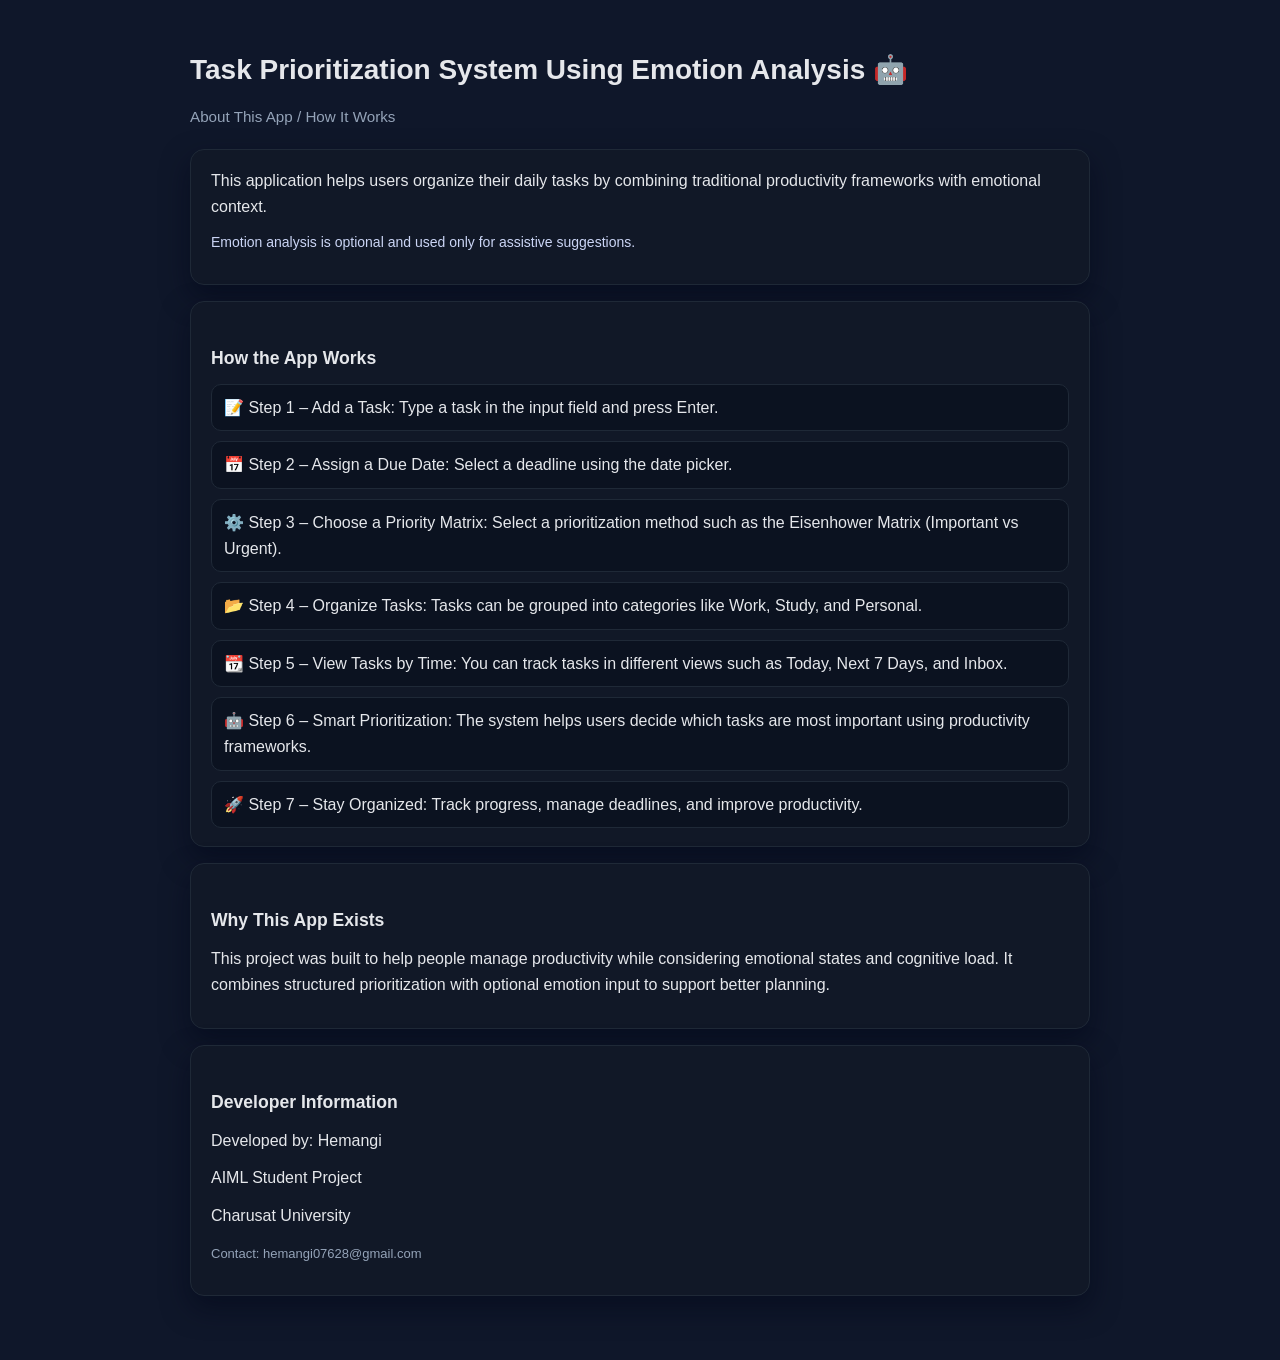
<file: Frontend/about.html>
<!DOCTYPE html>
<html lang="en">
  <head>
    <meta charset="UTF-8" />
    <meta name="viewport" content="width=device-width, initial-scale=1.0" />
    <title>About - Task Prioritization System Using Emotion Analysis</title>
    <style>
      :root {
        color-scheme: dark;
      }
      body {
        margin: 0;
        font-family: "Segoe UI", Tahoma, Arial, sans-serif;
        background: #0f172a;
        color: #e5e7eb;
        line-height: 1.6;
      }
      .page {
        max-width: 900px;
        margin: 0 auto;
        padding: 48px 24px 64px;
      }
      h1, h2 {
        margin: 0 0 12px;
      }
      h1 {
        font-size: 28px;
      }
      h2 {
        margin-top: 24px;
        font-size: 1.1rem;
      }
      p {
        margin: 0 0 12px;
      }
      .meta {
        color: #94a3b8;
        font-size: 0.95rem;
        margin-bottom: 20px;
      }
      .card {
        background: #111827;
        border: 1px solid #1f2937;
        border-radius: 14px;
        padding: 18px 20px;
        box-shadow: 0 12px 28px rgba(2, 6, 23, 0.5);
      }
      .grid {
        display: grid;
        gap: 16px;
      }
      .steps {
        list-style: none;
        padding: 0;
        margin: 0;
        display: grid;
        gap: 10px;
      }
      .steps li {
        background: #0b1220;
        border: 1px solid #1f2937;
        border-radius: 10px;
        padding: 10px 12px;
      }
      .small {
        color: #cbd5f5;
        font-size: 14px;
      }
      .footer-note {
        margin-top: 16px;
        color: #94a3b8;
        font-size: 13px;
      }
    </style>
  </head>
  <body>
    <main class="page">
      <h1>Task Prioritization System Using Emotion Analysis 🤖</h1>
      <div class="meta">About This App / How It Works</div>

      <section class="card">
        <p>
          This application helps users organize their daily tasks by combining
          traditional productivity frameworks with emotional context.
        </p>
        <p class="small">
          Emotion analysis is optional and used only for assistive suggestions.
        </p>
      </section>

      <div class="grid" style="margin-top: 16px;">
        <section class="card">
          <h2>How the App Works</h2>
          <ul class="steps">
            <li>📝 Step 1 – Add a Task: Type a task in the input field and press Enter.</li>
            <li>📅 Step 2 – Assign a Due Date: Select a deadline using the date picker.</li>
            <li>
              ⚙️ Step 3 – Choose a Priority Matrix: Select a prioritization method such
              as the Eisenhower Matrix (Important vs Urgent).
            </li>
            <li>
              📂 Step 4 – Organize Tasks: Tasks can be grouped into categories like
              Work, Study, and Personal.
            </li>
            <li>
              📆 Step 5 – View Tasks by Time: You can track tasks in different views
              such as Today, Next 7 Days, and Inbox.
            </li>
            <li>
              🤖 Step 6 – Smart Prioritization: The system helps users decide which
              tasks are most important using productivity frameworks.
            </li>
            <li>
              🚀 Step 7 – Stay Organized: Track progress, manage deadlines, and
              improve productivity.
            </li>
          </ul>
        </section>

        <section class="card">
          <h2>Why This App Exists</h2>
          <p>
            This project was built to help people manage productivity while
            considering emotional states and cognitive load. It combines structured
            prioritization with optional emotion input to support better planning.
          </p>
        </section>

        <section class="card">
          <h2>Developer Information</h2>
          <p>Developed by: Hemangi</p>
          <p>AIML Student Project</p>
          <p>Charusat University</p>
          <p class="footer-note">Contact: hemangi07628@gmail.com</p>
        </section>
      </div>
    </main>
  </body>
</html>
</file>
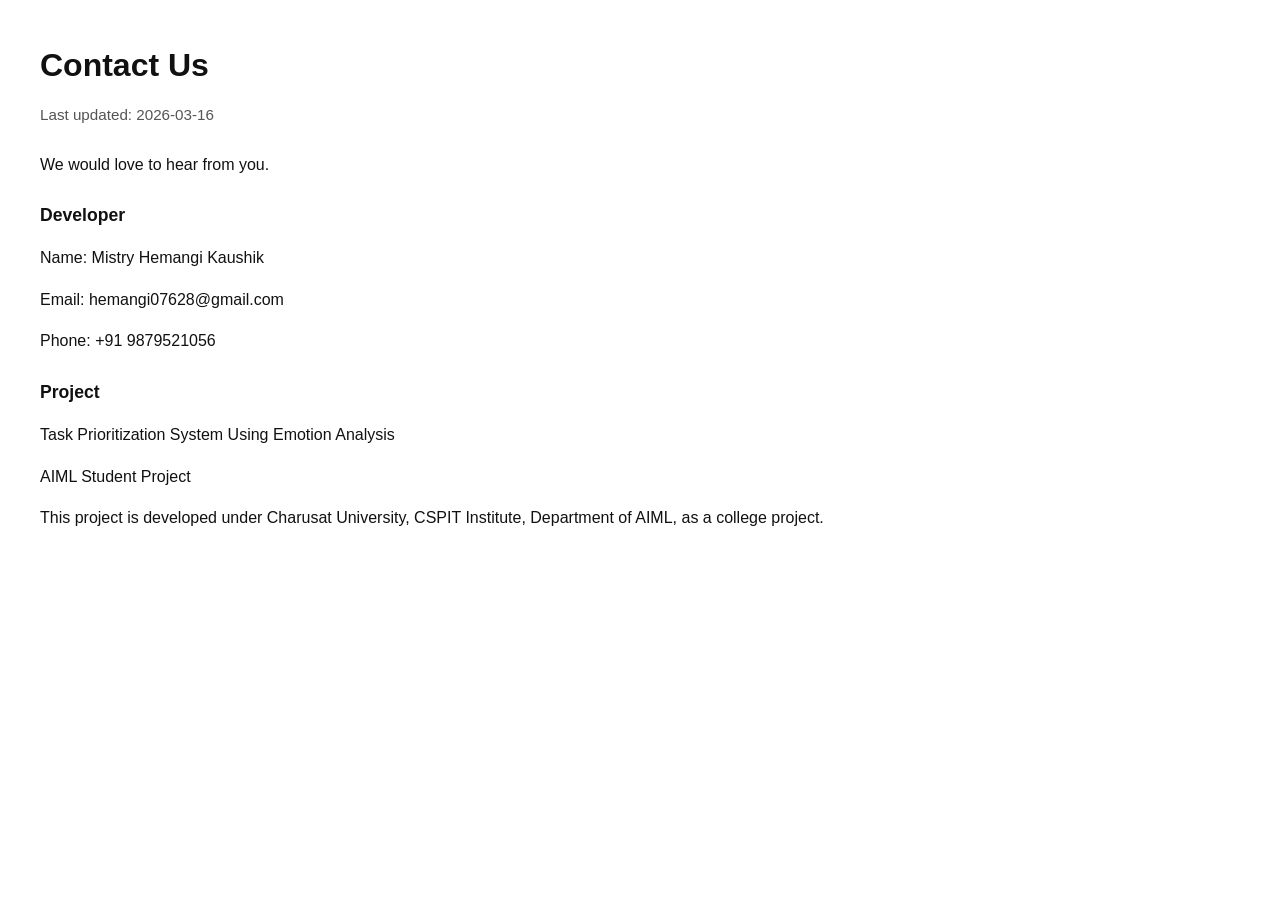
<file: Frontend/contact.html>
<!DOCTYPE html>
<html lang="en">
  <head>
    <meta charset="UTF-8" />
    <meta name="viewport" content="width=device-width, initial-scale=1.0" />
    <title>Contact Us - Task Prioritization System</title>
    <style>
      body {
        font-family: "Segoe UI", Tahoma, Arial, sans-serif;
        margin: 40px;
        line-height: 1.6;
        color: #111;
      }
      h1, h2 {
        margin: 0 0 12px;
      }
      h2 {
        margin-top: 24px;
        font-size: 1.1rem;
      }
      .meta {
        color: #555;
        font-size: 0.95rem;
        margin-bottom: 24px;
      }
    </style>
  </head>
  <body>
    <h1>Contact Us</h1>
    <div class="meta">Last updated: 2026-03-16</div>

    <p>We would love to hear from you.</p>

    <h2>Developer</h2>
    <p>Name: Mistry Hemangi Kaushik</p>
    <p>Email: hemangi07628@gmail.com</p>
    <p>Phone: +91 9879521056</p>

    <h2>Project</h2>
    <p>Task Prioritization System Using Emotion Analysis</p>
    <p>AIML Student Project</p>
    <p>This project is developed under Charusat University, CSPIT Institute, Department of AIML, as a college project.</p>
  </body>
</html>
</file>
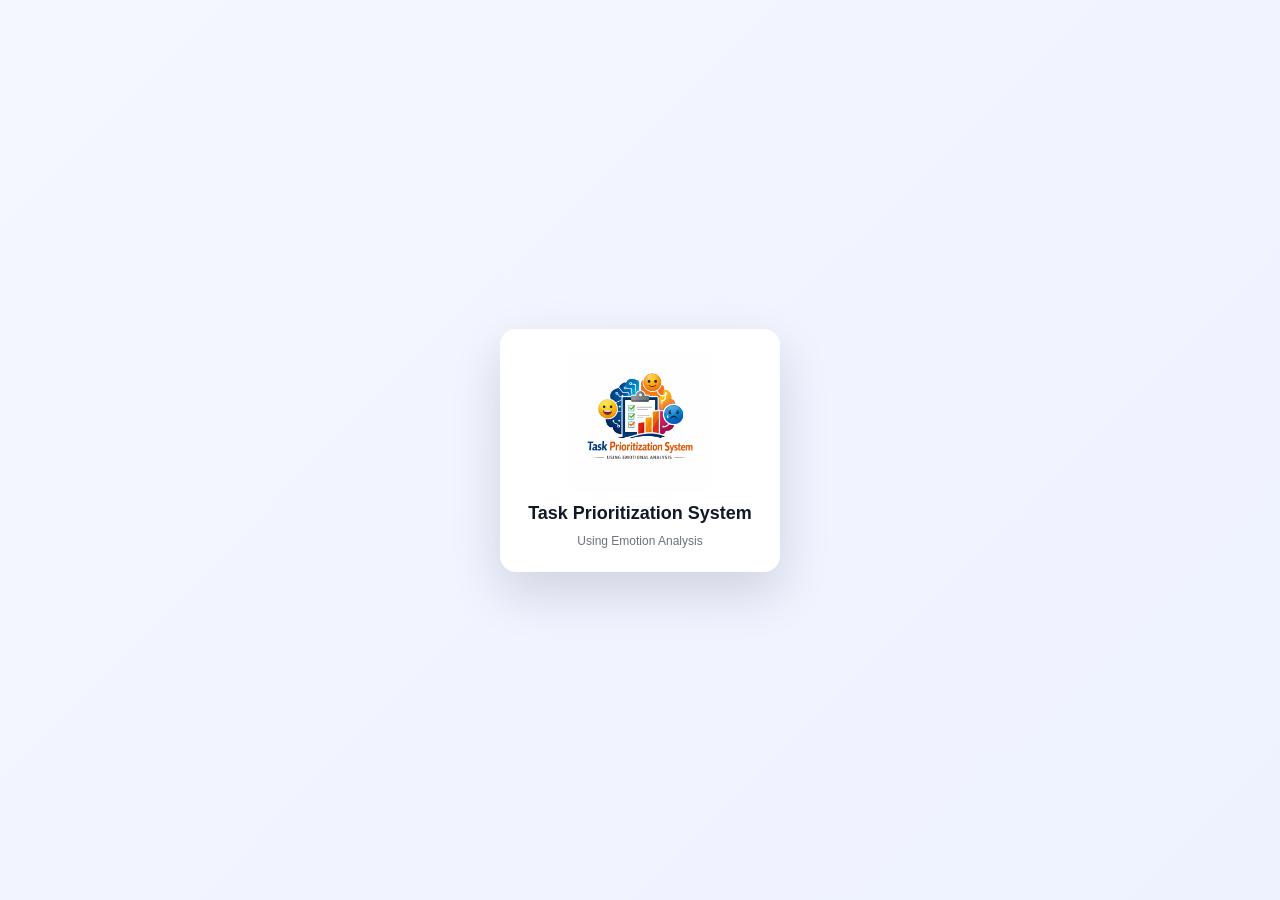
<file: Frontend/dashboard.html>
<!DOCTYPE html>
<html lang="en">
<head>
    <meta charset="UTF-8" />
    <meta name="viewport" content="width=device-width, initial-scale=1.0" />
    <title>Task Prioritization System Using Emotion Analysis</title>
    <link rel="stylesheet" href="dashboard-style.css">
</head>
<body>
    <div class="app-splash" id="appSplash" aria-hidden="true">
        <div class="splash-card">
            <img class="splash-logo" src="logo.png" alt="Task Prioritization System logo" />
            <div class="splash-title">Task Prioritization System</div>
            <div class="splash-sub">Using Emotion Analysis</div>
        </div>
    </div>
    <!-- Top Navigation -->
    <header class="navbar">
        <div class="navbar-content">
            <div class="navbar-brand">
                <img class="navbar-logo" src="logo.png" alt="Task Prioritization System logo" />
                <h1>Task Prioritization System Using Emotion Analysis</h1>
            </div>

            <div class="navbar-actions">
                <button class="btn-panel btn-panel-left" id="toggleLeftPanel" title="Toggle left panel">
                    <span aria-hidden="true">?</span>
                    <span class="panel-text">Views</span>
                </button>
                <button class="btn-emotion-scan" id="emotionScanBtn" title="Scan your emotion">
                    <span class="scan-icon" aria-hidden="true">📷</span>
                    <span>Scan Me</span>
                </button>
                <button class="btn-theme" id="themeToggle" title="Toggle theme">
                    <span class="theme-icon" aria-hidden="true">🌓</span>
                    <span class="theme-text">Theme: <span id="themeLabel">Light</span></span>
                </button>
                <button class="btn-panel btn-panel-right" id="toggleRightPanel" title="Toggle right panel">
                    <span aria-hidden="true">?</span>
                    <span class="panel-text">Panel</span>
                </button>
                <span class="user-name" id="userInfo">User</span>
                <button class="btn-logout" id="logoutBtn" title="Logout">
                    Logout
                </button>
            </div>
        </div>
    </header>

    <!-- Main Container -->
    <div class="container">
        <!-- LEFT SIDEBAR - Navigation & Filters -->
        <aside class="sidebar-left" id="sidebarLeft">
            <nav class="nav-menu">
                <h3 class="nav-section-title">Views</h3>
                <button class="nav-item active" data-filter="today">
                    <span class="icon">📅</span> Today
                </button>
                <button class="nav-item" data-filter="next7days">
                    <span class="icon">📆</span> Next 7 Days
                </button>
                <button class="nav-item" data-filter="inbox">
                    <span class="icon">📬</span> Inbox
                </button>

                <h3 class="nav-section-title" style="margin-top: 20px;">Lists</h3>
                <button class="nav-item" data-filter="list-work">
                    <span class="icon">💼</span> Work
                </button>
                <button class="nav-item" data-filter="list-study">
                    <span class="icon">📚</span> Study
                </button>
                <button class="nav-item" data-filter="list-personal">
                    <span class="icon">✨</span> Personal
                </button>

                <h3 class="nav-section-title" style="margin-top: 20px;">Filters</h3>
                <button class="nav-item" data-filter="important">
                    <span class="icon">⭐</span> Important
                </button>
                <button class="nav-item" data-filter="urgent">
                    <span class="icon">🚨</span> Urgent
                </button>
                <button class="nav-item" data-filter="completed">
                    <span class="icon">✅</span> Completed
                </button>
            </nav>
        </aside>

        <!-- CENTER PANEL - Main Task List (PRIMARY) -->
        <main class="main-content" id="mainContent">
            <!-- Quick Add Task -->
            <section class="task-adder">
                <div class="task-adder-row">
                    <input
                        type="text"
                        id="taskInput"
                        class="task-input"
                        placeholder="Add a task... (press Enter)"
                        autocomplete="off"
                    />
                    <input
                        type="time"
                        id="taskTimeInput"
                        name="due_time"
                        class="task-due-input"
                        title="Task time (HH:MM)"
                    />
                    <input
                        type="datetime-local"
                        id="taskDueInput"
                        class="task-due-input"
                        title="Deadline date and time"
                    />
                </div>
            </section>

            <!-- Current View Label -->
            <div class="view-header">
                <h2 id="viewTitle">Today</h2>
                <div class="view-actions">
                    <span class="task-count" id="taskCount">0 tasks</span>
                    <select id="matrixSelect" class="matrix-select" title="Choose prioritization matrix">
                        <option value="eisenhower">Eisenhower (Importance/Urgency)</option>
                        <option value="impact-effort">Impact vs Effort</option>
                        <option value="moscow">MoSCoW (Must/Should/Could/Won't)</option>
                    </select>
                </div>
            </div>

            <!-- Emotion Status Badge (if emotion scan active) -->
            <div class="emotion-badge" id="emotionBadge" style="display: none;">
                <span id="emotionIcon"></span>
                <span id="emotionLabel"></span>
                <button class="badge-close" id="clearEmotionBtn">X</button>
            </div>

            <section class="recommended-panel" id="recommendedSection" style="display: none;">
                <div class="recommended-header">
                    <h3>Recommended for You</h3>
                    <span class="recommended-subtitle">Based on current emotion</span>
                </div>
                <p class="recommended-hint" id="recommendedHint"></p>
                <ol id="recommendedList"></ol>
                <div class="feedback-row">
                    <span>Was this helpful?</span>
                    <button class="btn-secondary btn-feedback" id="feedbackYes">Yes</button>
                    <button class="btn-secondary btn-feedback" id="feedbackNo">No</button>
                    <span class="feedback-status" id="feedbackStatus"></span>
                </div>
            </section>

            <!-- Task List - Grouped by Date -->
            <section class="tasks-list">
                <div id="tasksList">
                                        <div class="empty-state">
                        <p>?? Welcome! Start by adding your first task.</p>
                        <div class="empty-steps">
                            <div>1?? Type a task in the input box</div>
                            <div>2?? Press Enter</div>
                            <div>3?? Choose a prioritization matrix</div>
                            <div>4?? Organize your tasks easily</div>
                        </div>
                    </div>
                </div>
            </section>
        </main>

        <!-- RIGHT PANEL - Calendar & Task Details (SECONDARY / Toggle) -->
        <aside class="sidebar-right" id="sidebarRight">
            <div class="right-panel-header">
                <button class="btn-icon" id="closeRightPanel" title="Close">×</button>
            </div>

            <!-- Calendar Widget -->
            <div class="calendar-widget">
                <h3>Calendar</h3>
                <div id="miniCalendar" class="mini-calendar">
                    <!-- Generated by JS -->
                </div>
                <div class="calendar-nav">
                    <button id="prevMonth" class="cal-btn">‹</button>
                    <span class="cal-month-year" id="monthYear"></span>
                    <button id="nextMonth" class="cal-btn">›</button>
                </div>
                <button class="btn-clear-filter" id="clearDateFilter">Clear Filter</button>
            </div>

            <div class="task-details-panel">
                <h3>Notification Settings</h3>
                <div class="detail-form">
                    <label>Default channel</label>
                    <select id="profileNotificationMethod">
                        <option value="email">Email</option>
                        <option value="sms">SMS</option>
                        <option value="both">Email + SMS</option>
                    </select>

                    <label>Phone (for SMS)</label>
                    <select id="profilePhoneCountry">
                        <option value="+91" selected>India (+91)</option>
                        <option value="+1">USA (+1)</option>
                        <option value="+86">China (+86)</option>
                    </select>
                    <input type="tel" id="profilePhone" placeholder="10-digit number" />

                    <div class="detail-actions">
                        <button class="btn-primary" id="saveProfileBtn">Save Profile</button>
                        <button class="btn-secondary" id="sendTestSmsBtn">Send Test SMS</button>
                    </div>
                </div>
            </div>

            <div class="task-details-panel">
                <h3>Gmail Sender</h3>
                <div class="detail-form">
                    <div id="profileGmailStatus">Checking Gmail connection...</div>
                    <div class="detail-actions">
                        <button class="btn-primary" id="connectGmailBtn">Connect Gmail</button>
                        <button class="btn-secondary" id="disconnectGmailBtn">Disconnect</button>
                    </div>
                </div>
            </div>

            <!-- Task Details (shown when task is selected) -->
            <div class="task-details-panel" id="taskDetailsPanel" style="display: none;">
                <h3>Task Details</h3>
                <div id="taskDetailsContent">
                    <!-- Populated by JS -->
                </div>
            </div>
        </aside>
    </div>

    <footer class="legal-footer">
        By using this app you agree to the
        <a href="terms.html" class="legal-link">Terms &amp; Conditions</a>
        and
        <a href="privacy.html" class="legal-link">Privacy Policy</a>.
        <a href="contact.html" class="legal-link">Contact Us</a>
    </footer>

    <!-- EMOTION SCAN - Camera Modal -->
    <div class="modal-overlay" id="modalOverlay"></div>

    <div class="modal" id="cameraModal">
        <div class="modal-header">
            <h2>Scan Emotion</h2>
            <button class="modal-close" id="closeCamera">×</button>
        </div>
        <div class="modal-body">
            <video id="videoFeed" class="video" playsinline></video>
            <canvas id="captureCanvas" style="display: none;"></canvas>
            <p class="status-text" id="cameraMessage">Initializing camera...</p>
            <p class="status-text" style="font-size:12px; opacity:0.8;">5-second one-time scan. Optional. Not a mental health diagnosis.</p>
        </div>
        <div class="modal-footer">
            <button class="btn-secondary" id="cancelCamera">Cancel</button>
        </div>
    </div>

    <!-- Emotion Result Modal -->
    <div class="modal" id="resultModal">
        <div class="modal-header">
            <h2>Emotion Analysis</h2>
            <button class="modal-close" id="closeResult">×</button>
        </div>
        <div class="modal-body emotion-result">
            <div class="emotion-icon-large" id="resultIcon"></div>
            <h3 id="resultEmotion"></h3>
            <div class="breath-wrap" id="breathWrap" aria-live="polite" style="display: none;">
                <div class="breath-circle" aria-hidden="true"></div>
                <div class="breath-text">Breathe in... hold... breathe out.</div>
            </div>
            <p id="resultMessage"></p>
            <p class="confidence-text">Confidence: <span id="resultConfidence"></span>%</p>
            <div class="confidence-bar" id="confidenceBar" role="progressbar" aria-valuemin="0" aria-valuemax="100" aria-valuenow="0">
                <div class="confidence-fill" id="confidenceFill"></div>
            </div>
            <div class="emotion-debug" id="emotionDebug" style="display: none;">
                <div><strong>Debug</strong></div>
                <div>Source: <span id="debugSource"></span></div>
                <div>Dominant: <span id="debugDominant"></span></div>
                <div>Best: <span id="debugBest"></span></div>
                <div>Scores: <span id="debugScores"></span></div>
            </div>
        </div>
        <div class="modal-footer">
            <button class="btn-secondary" id="rejectEmotion">Dismiss</button>
            <button class="btn-primary" id="applyEmotion">Apply to Tasks</button>
        </div>
    </div>

    <script type="module" src="dashboard-script.js"></script>
    <script>
        window.addEventListener('DOMContentLoaded', () => {
            const splash = document.getElementById('appSplash');
            if (!splash) return;
            setTimeout(() => {
                splash.classList.add('hide');
                setTimeout(() => splash.remove(), 400);
            }, 1200);
        });
    </script>
</body>
</html>
</file>
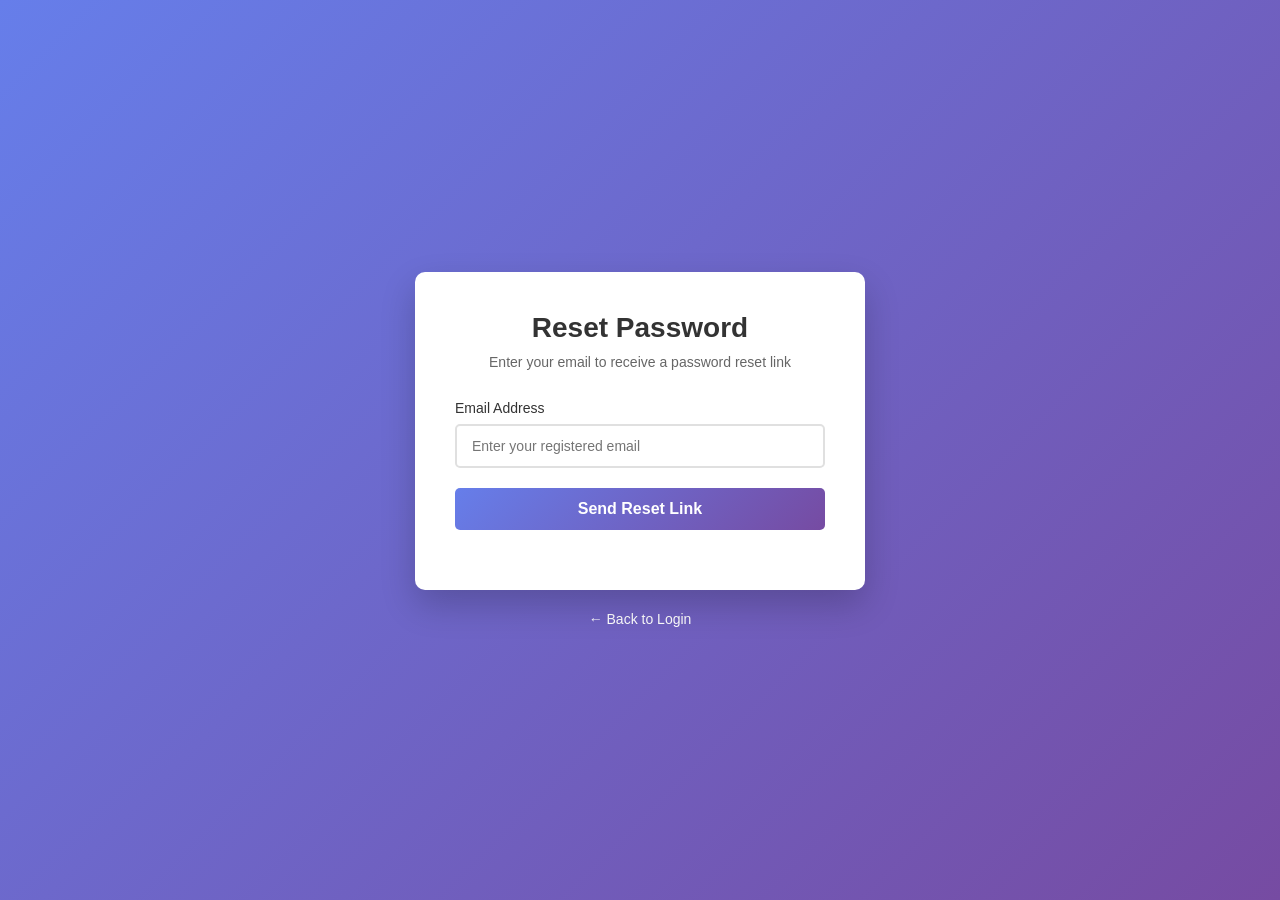
<file: Frontend/forgot-password.html>
<!DOCTYPE html>
<html lang="en">
<head>
    <meta charset="UTF-8">
    <meta name="viewport" content="width=device-width, initial-scale=1.0">
    <title>Forgot Password - Task Prioritization System Using Emotion Analysis</title>
    <link rel="stylesheet" href="forgot-password-style.css">
</head>
<body>
    <div class="forgot-container">
        <div class="forgot-box">
            <h1>Reset Password</h1>
            <p class="subtitle">Enter your email to receive a password reset link</p>
            
            <!-- Step 1: Email Verification -->
            <div id="emailStep" class="form-step active">
                <form id="emailForm" class="forgot-form">
                    <div class="form-group">
                        <label for="email">Email Address</label>
                        <input 
                            type="email" 
                            id="email" 
                            name="email" 
                            required 
                            placeholder="Enter your registered email"
                        >
                        <span class="error-text" id="emailError"></span>
                    </div>
                    <button type="submit" class="submit-btn">Send Reset Link</button>
                </form>
            </div>

            <!-- Step 2: Reset Code/Token -->
            <div id="codeStep" class="form-step">
                <form id="codeForm" class="forgot-form">
                    <p class="info-text">Enter the code sent to your email</p>
                    <div class="form-group">
                        <label for="resetCode">Reset Code</label>
                        <input 
                            type="text" 
                            id="resetCode" 
                            name="resetCode" 
                            required 
                            placeholder="Enter 6-digit code"
                            maxlength="6"
                        >
                        <span class="error-text" id="codeError"></span>
                    </div>
                    <button type="submit" class="submit-btn">Verify Code</button>
                </form>
                <p class="resend-text">
                    Didn't receive the code? 
                    <button type="button" id="resendBtn" class="link-btn">Resend</button>
                </p>
            </div>

            <!-- Step 3: New Password -->
            <div id="passwordStep" class="form-step">
                <form id="passwordForm" class="forgot-form">
                    <div class="form-group">
                        <label for="newPassword">New Password</label>
                        <input 
                            type="password" 
                            id="newPassword" 
                            name="newPassword" 
                            required 
                            placeholder="Enter new password"
                        >
                        <span class="error-text" id="passwordError"></span>
                        <div class="password-requirements">
                            <p>Password must contain:</p>
                            <ul>
                                <li id="req-length">At least 8 characters</li>
                                <li id="req-upper">One uppercase letter</li>
                                <li id="req-lower">One lowercase letter</li>
                                <li id="req-number">One number</li>
                            </ul>
                        </div>
                    </div>

                    <div class="form-group">
                        <label for="confirmPassword">Confirm Password</label>
                        <input 
                            type="password" 
                            id="confirmPassword" 
                            name="confirmPassword" 
                            required 
                            placeholder="Confirm your password"
                        >
                        <span class="error-text" id="confirmError"></span>
                    </div>

                    <button type="submit" class="submit-btn">Reset Password</button>
                </form>
            </div>

            <!-- Success Message -->
            <div id="successStep" class="form-step">
                <div class="success-message">
                    <div class="success-icon">✓</div>
                    <h2>Password Reset Successful!</h2>
                    <p>Your password has been changed successfully.</p>
                    <a href="login.html" class="login-btn">Back to Login</a>
                </div>
            </div>

            <!-- Loading State -->
            <div id="loading" class="loading hidden">
                <div class="spinner"></div>
                <p>Processing...</p>
            </div>
        </div>

        <div class="back-link">
            <a href="login.html">← Back to Login</a>
        </div>
    </div>

    <script type="module" src="forgot-password-script.js"></script>
</body>
</html>
</file>
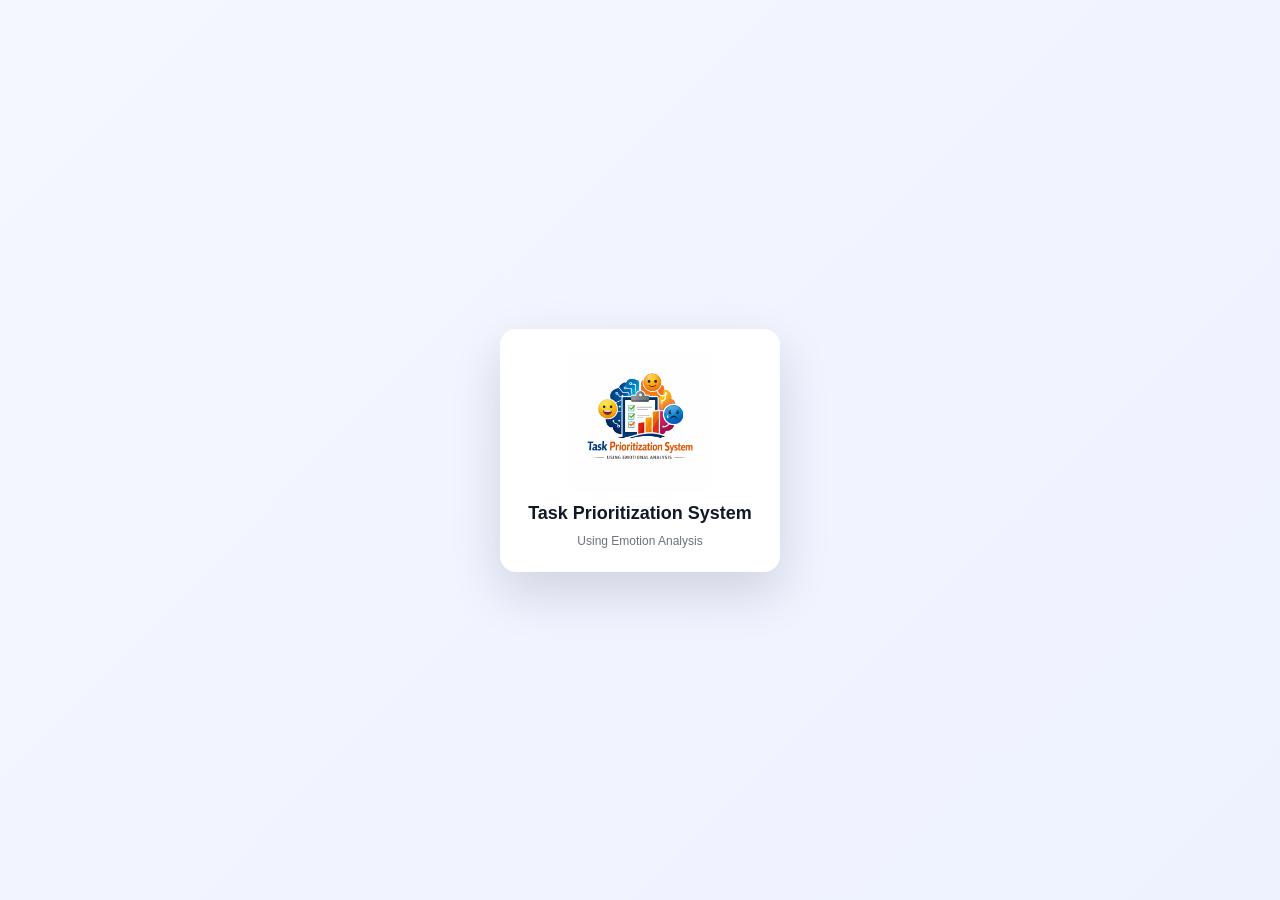
<file: Frontend/login.html>
<!DOCTYPE html>
<html lang="en">
  <head>
    <meta charset="UTF-8" />
    <meta http-equiv="X-UA-Compatible" content="IE=edge" />
    <meta name="viewport" content="width=device-width, initial-scale=1.0" />
    <title>Sign in - Task Prioritization System Using Emotion Analysis</title>
    <link rel="stylesheet" href="login-style.css" />
  </head>
  <body>
    <div class="app-splash" id="appSplash" aria-hidden="true">
      <div class="splash-card">
        <img class="splash-logo" src="logo.png" alt="Task Prioritization System logo" />
        <div class="splash-title">Task Prioritization System</div>
        <div class="splash-sub">Using Emotion Analysis</div>
      </div>
    </div>
    <header class="login-topbar">
      <div class="brand">
        <img class="brand-logo" src="logo.png" alt="Task Prioritization System logo" />
        <div class="brand-text">
          <div class="brand-title">Task Prioritization System</div>
          <div class="brand-sub">Using Emotion Analysis</div>
        </div>
      </div>
    </header>

    <main class="login-page">
      <div class="login-card">
        <section class="login-left">
          <div class="login-title">Sign in to Task Prioritization System</div>
          <div class="login-sub">Task Management Using Emotion Analysis</div>

          <form id="loginForm" class="login-form">
            <div class="form-row">
              <label for="username">Email</label>
              <input 
                id="username" 
                name="username" 
                type="text" 
                required 
                autocomplete="username"
                placeholder="your.name@example.com"
              />
            </div>

            <div class="form-row">
              <label for="password">Password</label>
              <input 
                id="password" 
                name="password" 
                type="password" 
                required 
                autocomplete="current-password"
                placeholder="Enter your password"
              />
            </div>

            <div class="actions">
              <button class="btn-primary" type="submit">Sign in</button>
              <button type="button" class="btn-ghost" onclick="location.href='signup.html'">Create account</button>
            </div>

            <div class="links">
              <a href="forgot-password.html">Forgot password?</a>
            </div>
          </form>

          <div class="login-footer small-muted">By signing in you agree to the demo terms of service.</div>
        </section>

        <aside class="login-right">
          <div style="margin-bottom:8px; font-weight:600;">Welcome</div>
          <div class="small-muted">Use this demo to explore the emotion-based task reprioritization. Your camera access is used only locally.</div>
        </aside>
      </div>
    </main>

    <script type="module" src="login-script.js" defer></script>
    <script>
      window.addEventListener('DOMContentLoaded', () => {
        const splash = document.getElementById('appSplash');
        if (!splash) return;
        setTimeout(() => {
          splash.classList.add('hide');
          setTimeout(() => splash.remove(), 400);
        }, 1200);
      });
    </script>
  </body>
</html>
</file>
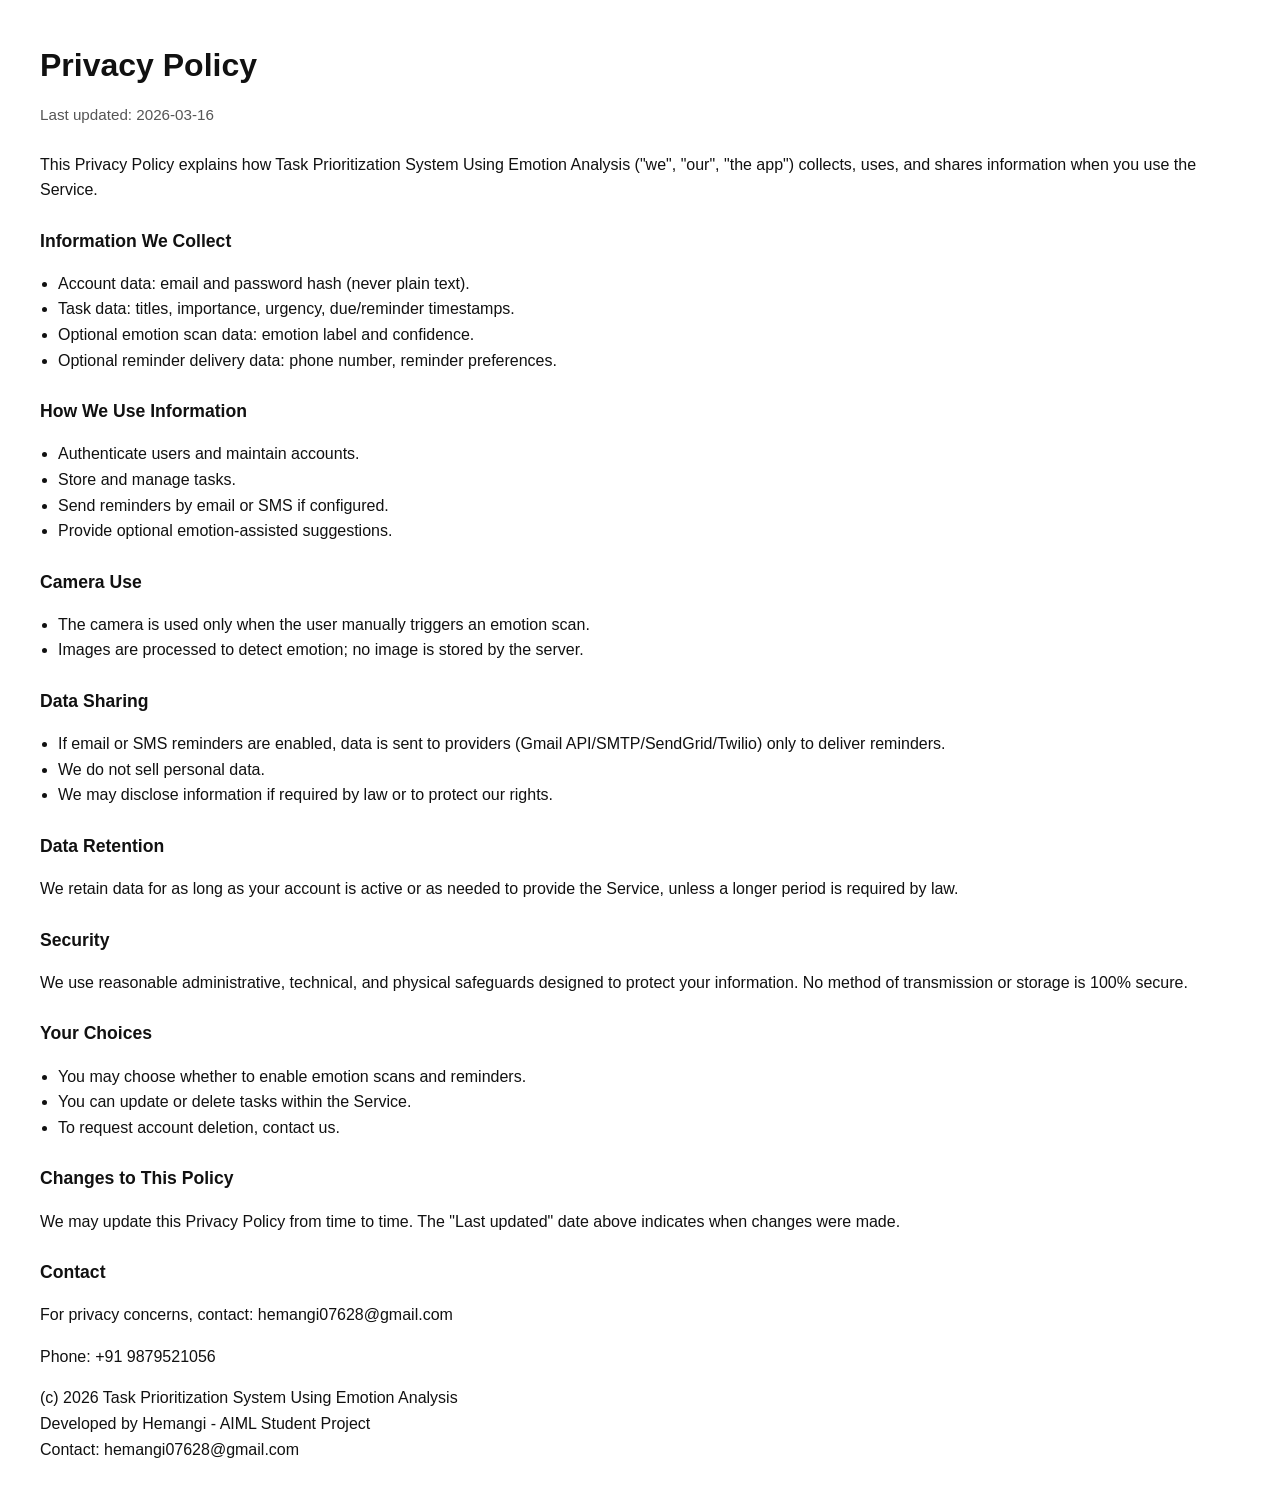
<file: Frontend/privacy.html>
<!DOCTYPE html>
<html lang="en">
  <head>
    <meta charset="UTF-8" />
    <meta name="viewport" content="width=device-width, initial-scale=1.0" />
    <title>Privacy Policy - Task Prioritize System Using Emotion Analysis</title>
    <style>
      body {
        font-family: "Segoe UI", Tahoma, Arial, sans-serif;
        margin: 40px;
        line-height: 1.6;
        color: #111;
      }
      h1, h2 {
        margin: 0 0 12px;
      }
      h2 {
        margin-top: 24px;
        font-size: 1.1rem;
      }
      .meta {
        color: #555;
        font-size: 0.95rem;
        margin-bottom: 24px;
      }
      ul {
        padding-left: 18px;
      }
    </style>
  </head>
  <body>
    <h1>Privacy Policy</h1>
    <div class="meta">Last updated: 2026-03-16</div>
    <p>
      This Privacy Policy explains how Task Prioritization System Using Emotion
      Analysis ("we", "our", "the app") collects, uses, and shares information when
      you use the Service.
    </p>

    <h2>Information We Collect</h2>
    <ul>
      <li>Account data: email and password hash (never plain text).</li>
      <li>Task data: titles, importance, urgency, due/reminder timestamps.</li>
      <li>Optional emotion scan data: emotion label and confidence.</li>
      <li>Optional reminder delivery data: phone number, reminder preferences.</li>
    </ul>

    <h2>How We Use Information</h2>
    <ul>
      <li>Authenticate users and maintain accounts.</li>
      <li>Store and manage tasks.</li>
      <li>Send reminders by email or SMS if configured.</li>
      <li>Provide optional emotion-assisted suggestions.</li>
    </ul>

    <h2>Camera Use</h2>
    <ul>
      <li>The camera is used only when the user manually triggers an emotion scan.</li>
      <li>Images are processed to detect emotion; no image is stored by the server.</li>
    </ul>

    <h2>Data Sharing</h2>
    <ul>
      <li>
        If email or SMS reminders are enabled, data is sent to providers
        (Gmail API/SMTP/SendGrid/Twilio) only to deliver reminders.
      </li>
      <li>We do not sell personal data.</li>
      <li>We may disclose information if required by law or to protect our rights.</li>
    </ul>

    <h2>Data Retention</h2>
    <p>
      We retain data for as long as your account is active or as needed to provide
      the Service, unless a longer period is required by law.
    </p>

    <h2>Security</h2>
    <p>
      We use reasonable administrative, technical, and physical safeguards designed
      to protect your information. No method of transmission or storage is 100%
      secure.
    </p>

    <h2>Your Choices</h2>
    <ul>
      <li>You may choose whether to enable emotion scans and reminders.</li>
      <li>You can update or delete tasks within the Service.</li>
      <li>To request account deletion, contact us.</li>
    </ul>

    <h2>Changes to This Policy</h2>
    <p>
      We may update this Privacy Policy from time to time. The "Last updated" date
      above indicates when changes were made.
    </p>

    <h2>Contact</h2>
    <p>For privacy concerns, contact: hemangi07628@gmail.com</p>
    <p>Phone: +91 9879521056</p>
    <p>
      (c) 2026 Task Prioritization System Using Emotion Analysis<br />
      Developed by Hemangi - AIML Student Project<br />
      Contact: hemangi07628@gmail.com
    </p>
  </body>
</html>
</file>
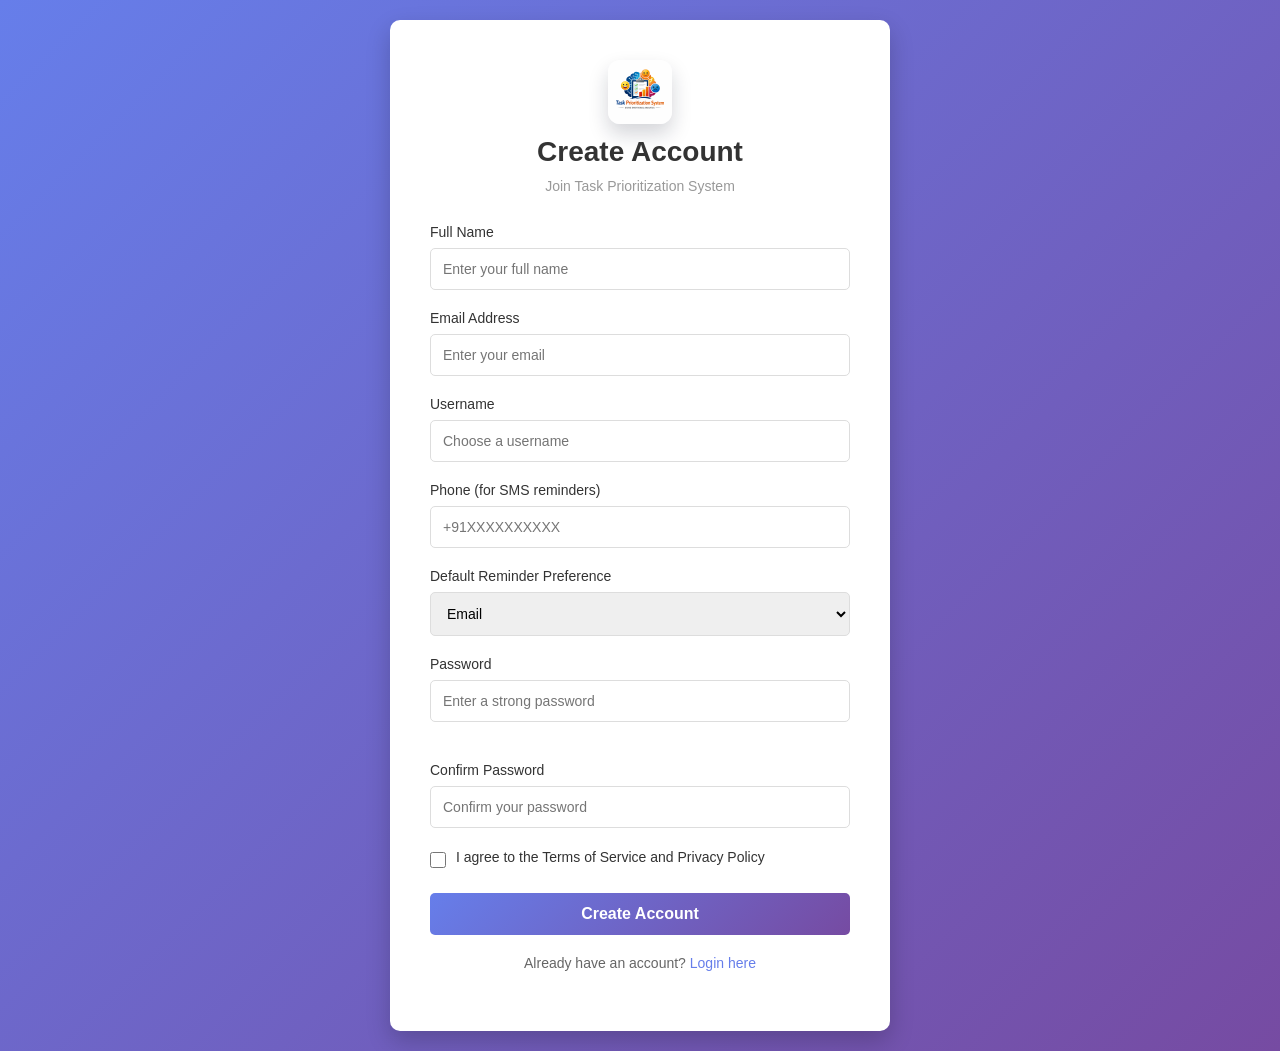
<file: Frontend/signup.html>
<!DOCTYPE html>
<html lang="en">
<head>
    <meta charset="UTF-8">
    <meta name="viewport" content="width=device-width, initial-scale=1.0">
    <title>Sign Up - Task Prioritization System Using Emotion Analysis</title>
    <link rel="stylesheet" href="signup-style.css">
</head>
<body>
    <div class="app-splash" id="appSplash" aria-hidden="true">
        <div class="splash-card">
            <img class="splash-logo" src="logo.png" alt="Task Prioritization System logo">
            <div class="splash-title">Task Prioritization System</div>
            <div class="splash-sub">Using Emotion Analysis</div>
        </div>
    </div>
    <div class="signup-container">
        <div class="signup-box">
            <div class="brand-logo-wrap">
                <img class="brand-logo" src="logo.png" alt="Task Prioritization System logo">
            </div>
            <h1>Create Account</h1>
            <p class="subtitle">Join Task Prioritization System</p>
            
            <form id="signupForm" class="signup-form">
                <div class="form-group">
                    <label for="fullname">Full Name</label>
                    <input 
                        type="text" 
                        id="fullname" 
                        name="fullname" 
                        required 
                        placeholder="Enter your full name"
                    >
                    <span class="error-text" id="fullnameError"></span>
                </div>

                <div class="form-group">
                    <label for="email">Email Address</label>
                    <input 
                        type="email" 
                        id="email" 
                        name="email" 
                        required 
                        placeholder="Enter your email"
                    >
                    <span class="error-text" id="emailError"></span>
                </div>

                <div class="form-group">
                    <label for="username">Username</label>
                    <input 
                        type="text" 
                        id="username" 
                        name="username" 
                        required 
                        placeholder="Choose a username"
                    >
                    <span class="error-text" id="usernameError"></span>
                </div>

                <div class="form-group">
                    <label for="phone">Phone (for SMS reminders)</label>
                    <input
                        type="tel"
                        id="phone"
                        name="phone"
                        placeholder="+91XXXXXXXXXX"
                    >
                    <span class="error-text" id="phoneError"></span>
                </div>

                <div class="form-group">
                    <label for="notificationPreference">Default Reminder Preference</label>
                    <select id="notificationPreference" name="notificationPreference">
                        <option value="email" selected>Email</option>
                        <option value="sms">SMS</option>
                        <option value="both">Both</option>
                    </select>
                    <span class="error-text" id="notificationPreferenceError"></span>
                </div>

                <div class="form-group">
                    <label for="password">Password</label>
                    <input 
                        type="password" 
                        id="password" 
                        name="password" 
                        required 
                        placeholder="Enter a strong password"
                    >
                    <span class="password-strength" id="passwordStrength"></span>
                    <span class="error-text" id="passwordError"></span>
                </div>

                <div class="form-group">
                    <label for="confirmPassword">Confirm Password</label>
                    <input 
                        type="password" 
                        id="confirmPassword" 
                        name="confirmPassword" 
                        required 
                        placeholder="Confirm your password"
                    >
                    <span class="error-text" id="confirmPasswordError"></span>
                </div>

                <div class="form-group terms">
                    <input type="checkbox" id="terms" name="terms" required>
                    <label for="terms">I agree to the Terms of Service and Privacy Policy</label>
                    <span class="error-text" id="termsError"></span>
                </div>

                <button type="submit" class="signup-btn">Create Account</button>
            </form>

            <div class="login-link">
                <p>Already have an account? <a href="login.html">Login here</a></p>
            </div>

            <p class="success-message" id="successMessage"></p>
        </div>
    </div>

    <script type="module" src="signup-script.js"></script>
    <script>
        window.addEventListener('DOMContentLoaded', () => {
            const splash = document.getElementById('appSplash');
            if (!splash) return;
            setTimeout(() => {
                splash.classList.add('hide');
                setTimeout(() => splash.remove(), 400);
            }, 1200);
        });
    </script>
</body>
</html>
</file>
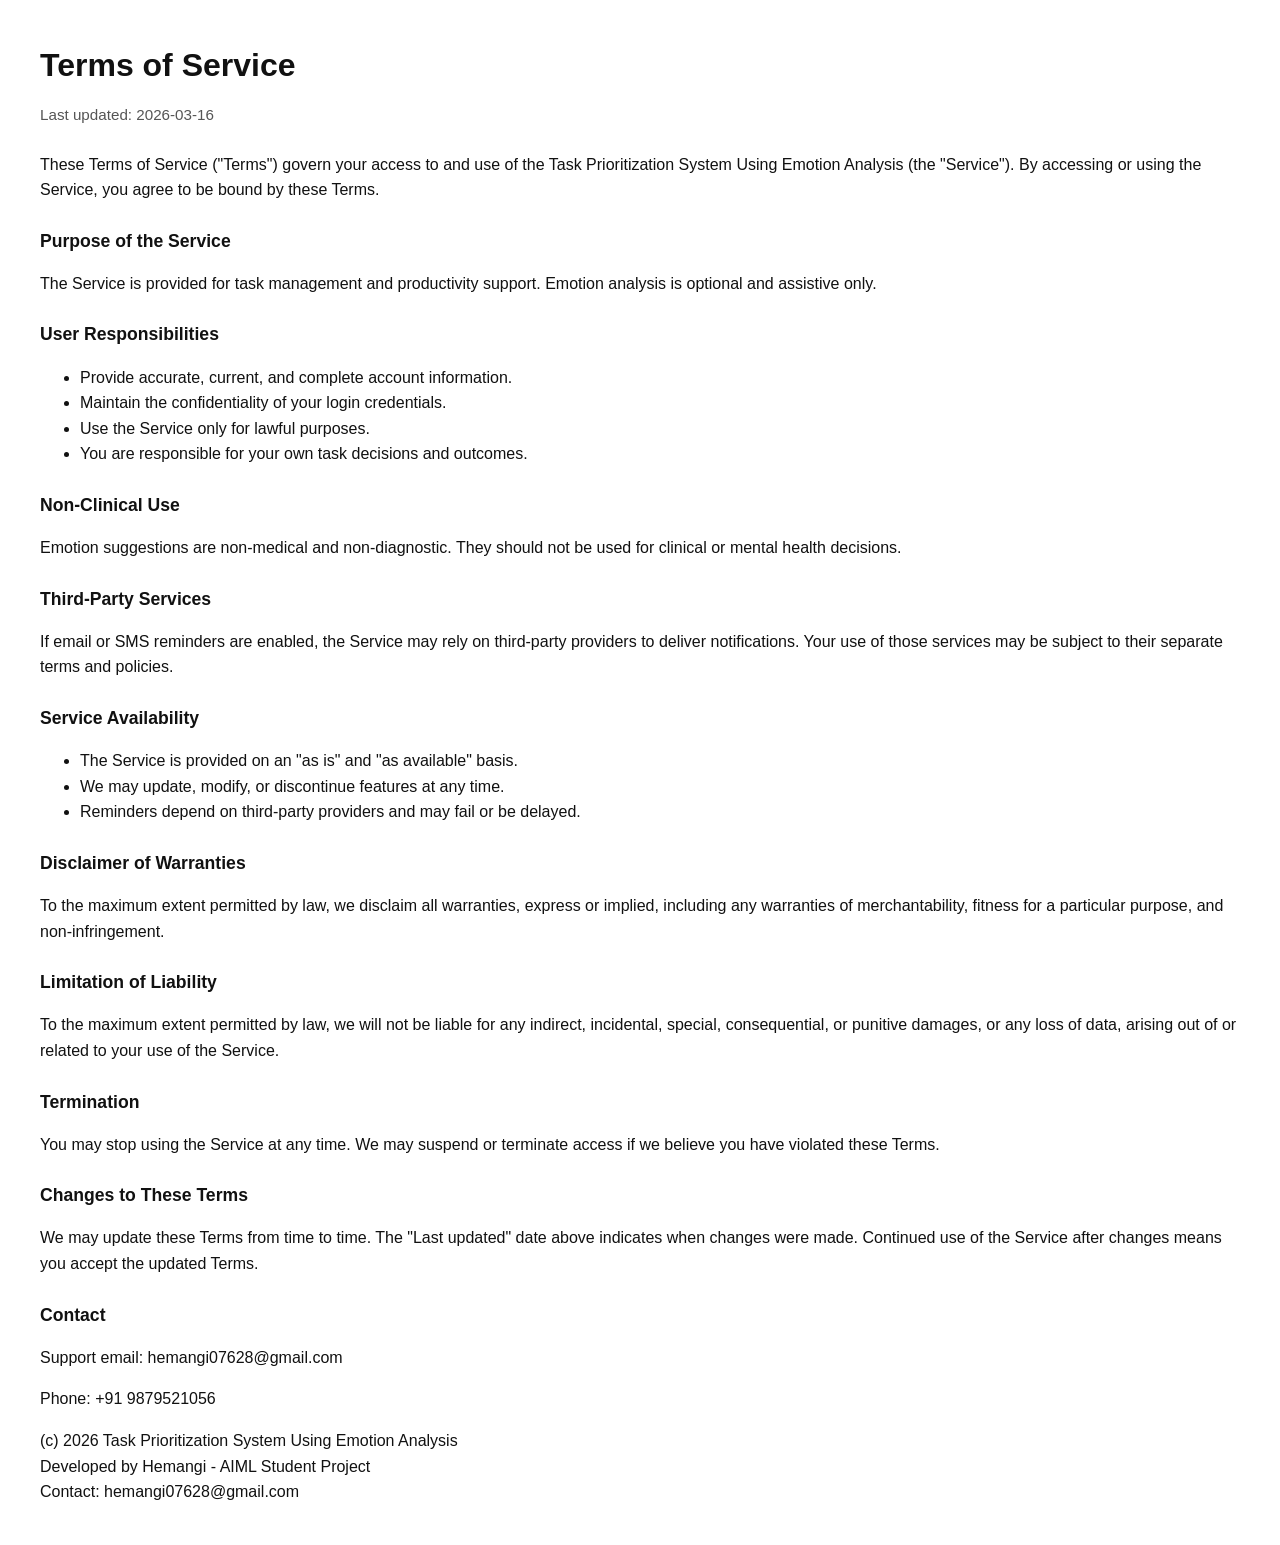
<file: Frontend/terms.html>
<!DOCTYPE html>
<html lang="en">
  <head>
    <meta charset="UTF-8" />
    <meta name="viewport" content="width=device-width, initial-scale=1.0" />
    <title>Terms of Service - Task Prioritization System</title>
    <style>
      body {
        font-family: "Segoe UI", Tahoma, Arial, sans-serif;
        margin: 40px;
        line-height: 1.6;
        color: #111;
      }
      h1, h2 {
        margin: 0 0 12px;
      }
      h2 {
        margin-top: 24px;
        font-size: 1.1rem;
      }
      .meta {
        color: #555;
        font-size: 0.95rem;
        margin-bottom: 24px;
      }
    </style>
  </head>
  <body>
    <h1>Terms of Service</h1>
    <div class="meta">Last updated: 2026-03-16</div>

    <p>
      These Terms of Service ("Terms") govern your access to and use of the Task
      Prioritization System Using Emotion Analysis (the "Service"). By accessing or
      using the Service, you agree to be bound by these Terms.
    </p>

    <h2>Purpose of the Service</h2>
    <p>
      The Service is provided for task management and productivity support. Emotion
      analysis is optional and assistive only.
    </p>

    <h2>User Responsibilities</h2>
    <ul>
      <li>Provide accurate, current, and complete account information.</li>
      <li>Maintain the confidentiality of your login credentials.</li>
      <li>Use the Service only for lawful purposes.</li>
      <li>You are responsible for your own task decisions and outcomes.</li>
    </ul>

    <h2>Non-Clinical Use</h2>
    <p>
      Emotion suggestions are non-medical and non-diagnostic. They should not be used
      for clinical or mental health decisions.
    </p>

    <h2>Third-Party Services</h2>
    <p>
      If email or SMS reminders are enabled, the Service may rely on third-party
      providers to deliver notifications. Your use of those services may be subject
      to their separate terms and policies.
    </p>

    <h2>Service Availability</h2>
    <ul>
      <li>The Service is provided on an "as is" and "as available" basis.</li>
      <li>We may update, modify, or discontinue features at any time.</li>
      <li>Reminders depend on third-party providers and may fail or be delayed.</li>
    </ul>

    <h2>Disclaimer of Warranties</h2>
    <p>
      To the maximum extent permitted by law, we disclaim all warranties, express or
      implied, including any warranties of merchantability, fitness for a particular
      purpose, and non-infringement.
    </p>

    <h2>Limitation of Liability</h2>
    <p>
      To the maximum extent permitted by law, we will not be liable for any indirect,
      incidental, special, consequential, or punitive damages, or any loss of data,
      arising out of or related to your use of the Service.
    </p>

    <h2>Termination</h2>
    <p>
      You may stop using the Service at any time. We may suspend or terminate access
      if we believe you have violated these Terms.
    </p>

    <h2>Changes to These Terms</h2>
    <p>
      We may update these Terms from time to time. The "Last updated" date above
      indicates when changes were made. Continued use of the Service after changes
      means you accept the updated Terms.
    </p>

    <h2>Contact</h2>
    <p>Support email: hemangi07628@gmail.com</p>
    <p>Phone: +91 9879521056</p>
    <p>
      (c) 2026 Task Prioritization System Using Emotion Analysis<br />
      Developed by Hemangi - AIML Student Project<br />
      Contact: hemangi07628@gmail.com
    </p>
  </body>
</html>
</file>
<file: Frontend/dashboard-style.css>
/* ============================================
   TASK PRIORITIZE - 3-PANEL LAYOUT
   TickTick-Inspired Minimal Design
   Left Nav | Center Tasks | Right Calendar
   ============================================ */

@import url('https://fonts.googleapis.com/css2?family=Plus+Jakarta+Sans:wght@400;500;600;700&display=swap');

:root {
    --primary: #2f74ff;
    --primary-light: #6aa9ff;
    --bg: #f5f7fb;
    --surface: #ffffff;
    --border: #e6eaf0;
    --text: #1f2a44;
    --text-muted: #6b7280;
    
    --color-red: #ef4444;
    --color-orange: #f97316;
    --color-yellow: #eab308;
    --color-green: #10b981;
    
    --radius: 8px;
    --shadow: 0 1px 3px rgba(0,0,0,0.1);
    --transition: 0.15s ease;
}

[data-theme="dark"] {
    --primary: #4f83ff;
    --primary-light: #7aa8ff;
    --bg: #0f172a;
    --surface: #111827;
    --border: #1f2937;
    --text: #e5e7eb;
    --text-muted: #9ca3af;
    --shadow: 0 1px 3px rgba(0,0,0,0.4);
}

* {
    box-sizing: border-box;
    margin: 0;
    padding: 0;
}

html, body {
    height: 100%;
    font-family: 'Plus Jakarta Sans', -apple-system, BlinkMacSystemFont, 'Segoe UI', sans-serif;
    background: var(--bg);
    color: var(--text);
    line-height: 1.5;
}

body {
    display: flex;
    flex-direction: column;
}

/* Splash */
.app-splash {
    position: fixed;
    inset: 0;
    background: linear-gradient(135deg, #f5f7ff, #eef2ff);
    display: flex;
    align-items: center;
    justify-content: center;
    z-index: 999;
    transition: opacity 0.4s ease;
}

.app-splash.hide {
    opacity: 0;
}

.splash-card {
    display: flex;
    flex-direction: column;
    align-items: center;
    gap: 10px;
    padding: 24px 28px;
    border-radius: 16px;
    background: #ffffff;
    box-shadow: 0 20px 50px rgba(15, 23, 42, 0.15);
    animation: splash-pop 0.9s ease;
}

.splash-logo {
    width: 180px;
    height: 140px;
    object-fit: contain;
}

.splash-title {
    font-weight: 700;
    font-size: 18px;
    color: #111827;
}

.splash-sub {
    font-size: 12px;
    color: #6b7280;
}

/* ============================================
   NAVBAR
   ============================================ */

.navbar {
    position: sticky;
    top: 0;
    height: 64px;
    background: var(--surface);
    border-bottom: 1px solid var(--border);
    box-shadow: var(--shadow);
    z-index: 100;
    flex-shrink: 0;
}

.navbar-content {
    max-width: 100%;
    height: 100%;
    padding: 0 16px;
    display: flex;
    align-items: center;
    justify-content: space-between;
}

.navbar-brand {
    display: flex;
    align-items: center;
    gap: 8px;
    font-weight: 700;
    color: var(--primary);
    font-size: 18px;
}

.navbar-brand h1 {
    margin: 0;
    font-size: 18px;
    line-height: 1.2;
    font-weight: 700;
    color: var(--primary);
    max-width: 520px;
}

.navbar-logo {
    width: 44px;
    height: 44px;
    border-radius: 8px;
    object-fit: contain;
    background: #ffffff;
    box-shadow: 0 6px 14px rgba(15, 23, 42, 0.12);
}

.navbar-actions {
    display: flex;
    align-items: center;
    gap: 12px;
    flex-wrap: wrap;
}

.nav-link {
    font-size: 12px;
    color: var(--text-muted);
    text-decoration: none;
    padding: 6px 8px;
    border-radius: 6px;
    transition: var(--transition);
}

.nav-link:hover {
    color: var(--primary);
    background: var(--bg);
}


.btn-panel {
    background: var(--surface);
    border: 1px solid var(--border);
    color: var(--text);
    font-size: 12px;
    padding: 6px 10px;
    border-radius: 6px;
    cursor: pointer;
    transition: var(--transition);
    display: none;
    align-items: center;
    gap: 6px;
}

.btn-panel:hover {
    border-color: var(--primary);
}

.panel-text {
    display: inline;
}

.btn-emotion-scan {
    background: var(--bg);
    border: 1px solid var(--border);
    font-size: 12px;
    cursor: pointer;
    padding: 6px 10px;
    border-radius: 6px;
    color: var(--text);
    transition: var(--transition);
    display: inline-flex;
    align-items: center;
    gap: 6px;
}

.btn-emotion-scan:hover {
    border-color: var(--primary);
}

.scan-icon {
    font-size: 14px;
    line-height: 1;
}

.btn-theme {
    background: var(--surface);
    border: 1px solid var(--border);
    color: var(--text);
    font-size: 12px;
    padding: 6px 10px;
    border-radius: 6px;
    cursor: pointer;
    transition: var(--transition);
    display: inline-flex;
    align-items: center;
    gap: 6px;
}

.btn-theme:hover {
    border-color: var(--primary);
}

.theme-icon {
    font-size: 14px;
    line-height: 1;
}

.user-name {
    font-size: 13px;
    color: var(--text-muted);
    min-width: 60px;
}

.btn-logout {
    background: transparent;
    border: 1px solid transparent;
    color: var(--text-muted);
    cursor: pointer;
    font-size: 12px;
    padding: 6px 10px;
    border-radius: 6px;
    transition: var(--transition);
}

.btn-logout:hover {
    color: var(--primary);
    border-color: var(--primary);
}

/* ============================================
   MAIN CONTAINER - 3-Panel Layout
   ============================================ */

.container {
    display: flex;
    flex: 1;
    overflow: hidden;
    gap: 0;
    min-width: 0;
}

.legal-footer {
    flex-shrink: 0;
    background: var(--surface);
    border-top: 1px solid var(--border);
    padding: 8px 16px;
    font-size: 11px;
    color: var(--text-muted);
    text-align: center;
}

.legal-footer .legal-link {
    color: var(--text-muted);
    text-decoration: underline;
    font-weight: 700;
}

.legal-footer .legal-link:hover {
    color: var(--primary);
}

/* ============================================
   LEFT SIDEBAR - Navigation & Filters
   ============================================ */

.sidebar-left {
    width: 240px;
    min-width: 200px;
    max-width: 340px;
    background: var(--surface);
    border-right: 1px solid var(--border);
    padding: 16px;
    overflow: auto;
    overflow-x: hidden;
    flex: 0 1 240px;
    display: flex;
    flex-direction: column;
    resize: horizontal;
}

.nav-menu {
    display: flex;
    flex-direction: column;
    gap: 0;
}

.nav-section-title {
    font-size: 11px;
    font-weight: 700;
    text-transform: uppercase;
    color: var(--text-muted);
    letter-spacing: 0.5px;
    padding: 12px 0 8px 0;
    margin: 0;
}

.nav-section-title:first-child {
    padding-top: 0;
}

.nav-item {
    background: transparent;
    border: none;
    padding: 10px 12px;
    margin: 2px 0;
    border-radius: 6px;
    cursor: pointer;
    font-size: 14px;
    color: var(--text);
    display: flex;
    align-items: center;
    gap: 8px;
    transition: var(--transition);
    text-align: left;
    font-weight: 500;
}

.nav-item:hover {
    background: var(--bg);
    color: var(--primary);
}

.nav-item.active {
    background: var(--primary);
    color: white;
}

.nav-item .icon {
    display: inline-block;
    width: 16px;
    text-align: center;
    font-size: 16px;
}

/* ============================================
   CENTER PANEL - Main Content (PRIMARY)
   ============================================ */

.main-content {
    flex: 1;
    overflow-y: auto;
    display: flex;
    flex-direction: column;
    padding: 16px;
    background: var(--bg);
    min-width: 0;
}

.task-adder {
    margin-bottom: 12px;
    flex-shrink: 0;
}

.task-adder-row {
    display: flex;
    gap: 8px;
    align-items: center;
}

.task-input {
    width: 100%;
    padding: 12px 14px;
    border: 1px solid var(--border);
    border-radius: var(--radius);
    font-size: 14px;
    font-family: inherit;
    transition: var(--transition);
    background: var(--surface);
    color: var(--text);
}

.task-input:focus {
    outline: none;
    border-color: var(--primary);
    box-shadow: 0 0 0 2px rgba(102, 126, 234, 0.1);
}

.task-input::placeholder {
    color: var(--text-muted);
}

.task-due-input {
    width: 220px;
    padding: 12px 10px;
    border: 1px solid var(--border);
    border-radius: var(--radius);
    font-size: 13px;
    font-family: inherit;
    background: var(--surface);
    color: var(--text);
}

.task-due-input:focus {
    outline: none;
    border-color: var(--primary);
    box-shadow: 0 0 0 2px rgba(47, 116, 255, 0.12);
}

.view-header {
    display: flex;
    align-items: center;
    justify-content: space-between;
    margin-bottom: 12px;
    flex-shrink: 0;
}

.view-actions {
    display: flex;
    align-items: center;
    gap: 10px;
}

.matrix-select {
    padding: 8px 10px;
    border: 1px solid var(--border);
    border-radius: 8px;
    font-size: 12px;
    font-family: inherit;
    background: var(--surface);
    color: var(--text);
    transition: var(--transition);
}

.matrix-select:focus {
    outline: none;
    border-color: var(--primary);
    box-shadow: 0 0 0 2px rgba(47, 116, 255, 0.12);
}

.view-header h2 {
    font-size: 18px;
    font-weight: 600;
    color: var(--text);
}

.task-count {
    font-size: 12px;
    color: var(--text-muted);
    background: var(--surface);
    padding: 4px 12px;
    border-radius: 20px;
    border: 1px solid var(--border);
}

/* Emotion Badge */
.emotion-badge {
    background: var(--surface);
    border: 1px solid var(--color-yellow);
    padding: 10px 14px;
    border-radius: var(--radius);
    margin-bottom: 12px;
    display: flex;
    align-items: center;
    justify-content: space-between;
    gap: 10px;
    font-size: 13px;
    flex-shrink: 0;
    box-shadow: 0 2px 8px rgba(234, 179, 8, 0.1);
}

#recommendedList {
    list-style: decimal;
    padding-left: 18px;
    margin: 8px 0 0 0;
    color: var(--text);
}

.recommended-panel {
    background: var(--surface);
    border: 1px solid var(--border);
    border-radius: var(--radius);
    padding: 12px 14px;
    margin-bottom: 12px;
}

.recommended-header {
    display: flex;
    align-items: baseline;
    justify-content: space-between;
    gap: 8px;
}

.recommended-header h3 {
    font-size: 14px;
    font-weight: 600;
    color: var(--text);
}

.recommended-subtitle {
    font-size: 11px;
    color: var(--text-muted);
}

.recommended-hint {
    margin: 6px 0 0 0;
    font-size: 12px;
    color: var(--text-muted);
}

.feedback-row {
    display: flex;
    align-items: center;
    gap: 8px;
    margin-top: 8px;
    font-size: 12px;
    color: var(--text-muted);
    flex-wrap: wrap;
}

.btn-feedback {
    padding: 4px 10px;
    font-size: 12px;
}

.feedback-status {
    color: var(--text);
    font-weight: 500;
}

.recommended-tag {
    display: inline-block;
    background: rgba(47, 116, 255, 0.12);
    color: var(--primary);
    border-radius: 6px;
    padding: 2px 6px;
    font-size: 10px;
    font-weight: 600;
    margin-top: 2px;
}
#emotionIcon {
    font-size: 18px;
}

.badge-close {
    background: transparent;
    border: none;
    color: var(--text-muted);
    cursor: pointer;
    font-size: 18px;
    padding: 0;
    transition: var(--transition);
}

.badge-close:hover {
    color: var(--text);
}

/* Task List Container */
.tasks-list {
    flex: 1;
    overflow-y: auto;
    background: var(--surface);
    border-radius: var(--radius);
    border: 1px solid var(--border);
    display: flex;
    flex-direction: column;
    padding: 0;
}

#tasksList {
    display: flex;
    flex-direction: column;
    flex: 1;
}

/* Task Group Header */
.task-group-header {
    padding: 12px 16px;
    background: var(--bg);
    border-bottom: 1px solid var(--border);
    font-size: 12px;
    font-weight: 700;
    text-transform: uppercase;
    color: var(--text-muted);
    letter-spacing: 0.5px;
    margin-top: 0;
}

.task-group-header:first-child {
    margin-top: 0;
}

.task-group {
    display: flex;
    flex-direction: column;
}

/* Task Item */
.task-item {
    display: flex;
    align-items: center;
    gap: 10px;
    padding: 12px 16px;
    border-bottom: 1px solid var(--border);
    transition: var(--transition);
    border-left: 3px solid var(--color-green);
    cursor: pointer;
}

.task-item:hover {
    background: var(--bg);
}

.task-item.completed {
    opacity: 0.6;
}

.task-item.completed .task-name {
    text-decoration: line-through;
    color: var(--text-muted);
}

/* Priority border colors (Eisenhower Matrix) */
.task-item.imp-urg {
    border-left-color: var(--color-red);
}

.task-item.imp-nurg {
    border-left-color: var(--color-orange);
}

.task-item.nimp-urg {
    border-left-color: var(--color-yellow);
}

.task-item.nimp-nurg {
    border-left-color: var(--color-green);
}

.task-item.emotion-suggested {
    background: rgba(102, 126, 234, 0.05);
    border-bottom: 1px dashed var(--border);
}

.task-item.emotion-suggested::before {
    content: '';
    display: inline-block;
    width: 4px;
    height: 4px;
    border-radius: 50%;
    background: var(--primary);
    margin-right: 4px;
}

.task-checkbox {
    width: 18px;
    height: 18px;
    cursor: pointer;
    accent-color: var(--primary);
    flex-shrink: 0;
}

.task-name {
    font-size: 14px;
    color: var(--text);
    word-break: break-word;
}

.task-main {
    flex: 1;
    display: flex;
    flex-direction: column;
    gap: 2px;
}

.task-meta {
    font-size: 11px;
    color: var(--text-muted);
}

.task-meta.overdue {
    color: #dc2626;
    font-weight: 600;
}

.task-meta.hint {
    color: var(--primary);
    font-weight: 600;
}

.task-actions {
    display: flex;
    gap: 6px;
    align-items: center;
    opacity: 0;
    transition: opacity 0.2s;
}

.task-item:hover .task-actions {
    opacity: 1;
}

.task-delete {
    background: transparent;
    border: none;
    color: var(--text-muted);
    cursor: pointer;
    font-size: 16px;
    padding: 4px;
    transition: var(--transition);
    flex-shrink: 0;
}

.task-delete:hover {
    color: #dc2626;
}

/* Task Controls (Importance/Urgency Dropdowns) */
.task-controls {
    display: flex;
    gap: 8px;
    align-items: center;
    /* Always visible, removed opacity: 0 */
}

.task-item:hover .task-controls {
    /* opacity set to 1 by default now, removed opacity: 1 here */
}

.task-list,
.task-importance,
.task-urgency {
    padding: 4px 8px;
    border: 1px solid var(--border);
    border-radius: 4px;
    background: var(--surface);
    color: var(--text);
    font-size: 12px;
    cursor: pointer;
    transition: var(--transition);
    flex-shrink: 0;
}

.task-list:hover,
.task-importance:hover,
.task-urgency:hover {
    border-color: var(--primary);
    background: rgba(47, 116, 255, 0.04);
}

.task-list:focus,
.task-importance:focus,
.task-urgency:focus {
    outline: none;
    border-color: var(--primary);
    box-shadow: 0 0 0 2px rgba(47, 116, 255, 0.12);
}

[data-theme="dark"] .task-list option,
[data-theme="dark"] .task-importance option,
[data-theme="dark"] .task-urgency option,
[data-theme="dark"] .matrix-select option,
[data-theme="dark"] .detail-form select option {
    background: var(--surface);
    color: var(--text);
}

/* Empty State */
.empty-state {
    text-align: center;
    padding: 60px 20px;
    color: var(--text-muted);
    font-size: 14px;
    flex: 1;
    display: flex;
    align-items: center;
    justify-content: center;
    flex-direction: column;
    gap: 10px;
}

.empty-steps {
    display: grid;
    gap: 6px;
    font-size: 12px;
    color: var(--text-muted);
}

/* ============================================
   RIGHT PANEL - Calendar (SECONDARY / Toggle)
   ============================================ */

.sidebar-right {
    width: 280px;
    min-width: 240px;
    max-width: 380px;
    background: var(--surface);
    border-left: 1px solid var(--border);
    padding: 16px;
    overflow: auto;
    overflow-x: hidden;
    flex: 0 1 280px;
    display: flex;
    flex-direction: column;
    gap: 16px;
    resize: horizontal;
}

.right-panel-header {
    display: flex;
    justify-content: space-between;
    align-items: center;
}

.btn-icon {
    background: transparent;
    border: none;
    font-size: 18px;
    color: var(--text-muted);
    cursor: pointer;
    padding: 4px;
    transition: var(--transition);
    display: none;
}

.btn-icon:hover {
    color: var(--text);
}

.calendar-widget {
    font-size: 13px;
}

.calendar-widget h3 {
    font-size: 12px;
    font-weight: 700;
    text-transform: uppercase;
    color: var(--text);
    margin-bottom: 12px;
    letter-spacing: 0.5px;
}

.mini-calendar {
    margin-bottom: 8px;
}

.cal-grid {
    display: grid;
    grid-template-columns: repeat(7, 1fr);
    gap: 4px;
    margin-bottom: 8px;
}

.cal-label {
    text-align: center;
    font-size: 11px;
    color: var(--text-muted);
    font-weight: 500;
    padding: 4px 0;
}

.cal-day {
    aspect-ratio: 1;
    background: transparent;
    border: 1px solid transparent;
    border-radius: 4px;
    cursor: pointer;
    font-size: 12px;
    color: var(--text);
    transition: var(--transition);
    font-weight: 500;
    padding: 0;
}

.cal-day:hover {
    background: var(--bg);
    border-color: var(--border);
}

.cal-day.selected {
    background: var(--primary);
    color: white;
    border-color: var(--primary);
    font-weight: 600;
}

.cal-day.has-deadline {
    border-color: rgba(47, 116, 255, 0.35);
    position: relative;
}

.cal-day.has-deadline::after {
    content: '';
    width: 5px;
    height: 5px;
    border-radius: 50%;
    background: var(--primary);
    position: absolute;
    bottom: 3px;
    left: 50%;
    transform: translateX(-50%);
}

.calendar-nav {
    display: flex;
    gap: 8px;
    align-items: center;
    justify-content: space-between;
    margin-bottom: 12px;
}

.calendar-nav .cal-btn {
    background: var(--bg);
    border: 1px solid var(--border);
    width: 28px;
    height: 28px;
    border-radius: 4px;
    cursor: pointer;
    font-size: 14px;
    transition: var(--transition);
    font-weight: 600;
}

.calendar-nav .cal-btn:hover {
    background: var(--border);
    color: var(--primary);
}

.cal-month-year {
    font-weight: 600;
    font-size: 12px;
    color: var(--text);
    flex: 1;
    text-align: center;
}

.btn-clear-filter {
    width: 100%;
    padding: 8px 12px;
    background: var(--bg);
    border: 1px solid var(--border);
    border-radius: 4px;
    cursor: pointer;
    font-size: 12px;
    color: var(--text-muted);
    transition: var(--transition);
    font-weight: 500;
}

.btn-clear-filter:hover {
    background: var(--border);
    color: var(--text);
}

/* Task Details Panel */
.task-details-panel {
    background: var(--bg);
    border: 1px solid var(--border);
    border-radius: var(--radius);
    padding: 12px;
}

.task-details-panel h3 {
    font-size: 12px;
    font-weight: 700;
    text-transform: uppercase;
    color: var(--text-muted);
    margin-bottom: 12px;
    letter-spacing: 0.5px;
}

#taskDetailsContent {
    display: flex;
    flex-direction: column;
    gap: 8px;
    font-size: 13px;
}

.detail-form {
    display: flex;
    flex-direction: column;
    gap: 8px;
}

.detail-form label {
    font-size: 12px;
    color: var(--text-muted);
    font-weight: 600;
}

.detail-form input,
.detail-form select {
    padding: 8px 10px;
    border: 1px solid var(--border);
    border-radius: 6px;
    font-size: 13px;
    font-family: inherit;
    background: var(--surface);
    color: var(--text);
}

/* Ensure inputs are readable in dark mode */
[data-theme="dark"] .task-input,
[data-theme="dark"] .task-due-input,
[data-theme="dark"] .detail-form input,
[data-theme="dark"] .detail-form select {
    color: var(--text);
    background: var(--surface);
}

[data-theme="dark"] .task-due-input::-webkit-calendar-picker-indicator,
[data-theme="dark"] input[type="datetime-local"]::-webkit-calendar-picker-indicator {
    filter: invert(45%) sepia(83%) saturate(1800%) hue-rotate(205deg) brightness(100%) contrast(100%);
}

[data-theme="dark"] .task-input::placeholder,
[data-theme="dark"] .task-due-input::placeholder,
[data-theme="dark"] .detail-form input::placeholder {
    color: var(--text-muted);
}

.detail-form input:focus,
.detail-form select:focus {
    outline: none;
    border-color: var(--primary);
    box-shadow: 0 0 0 2px rgba(47, 116, 255, 0.12);
}

.detail-actions {
    display: flex;
    gap: 8px;
    justify-content: flex-end;
    margin-top: 6px;
}

.detail-status {
    margin-top: 6px;
    font-size: 12px;
    color: var(--text-muted);
    min-height: 16px;
}

.detail-status.error {
    color: #dc2626;
    font-weight: 600;
}

.detail-row {
    display: flex;
    justify-content: space-between;
    align-items: center;
}

.detail-label {
    color: var(--text-muted);
    font-weight: 500;
}

.detail-value {
    color: var(--text);
    font-weight: 600;
}

/* ============================================
   MODALS
   ============================================ */

.modal-overlay {
    display: none;
    position: fixed;
    top: 0;
    left: 0;
    right: 0;
    bottom: 0;
    background: rgba(0, 0, 0, 0.5);
    z-index: 200;
}

.modal-overlay.show {
    display: block;
}

.modal {
    display: none;
    position: fixed;
    top: 50%;
    left: 50%;
    transform: translate(-50%, -50%) scale(0.9);
    background: var(--surface);
    border-radius: 12px;
    box-shadow: 0 20px 60px rgba(0, 0, 0, 0.3);
    width: 90%;
    max-width: 420px;
    z-index: 210;
    opacity: 0;
    transition: var(--transition);
    flex-direction: column;
    max-height: 90vh;
    overflow: hidden;
}

.modal.show {
    display: flex;
    transform: translate(-50%, -50%) scale(1);
    opacity: 1;
}

.modal-header {
    padding: 16px;
    border-bottom: 1px solid var(--border);
    display: flex;
    align-items: center;
    justify-content: space-between;
    flex-shrink: 0;
}

.modal-header h2 {
    font-size: 16px;
    font-weight: 600;
}

.modal-close {
    background: transparent;
    border: none;
    font-size: 24px;
    color: var(--text-muted);
    cursor: pointer;
    padding: 0;
    width: 24px;
    height: 24px;
    display: flex;
    align-items: center;
    justify-content: center;
    transition: var(--transition);
}

.modal-close:hover {
    color: var(--text);
}

.modal-body {
    padding: 16px;
    flex: 1;
    overflow-y: auto;
}

.video {
    width: 100%;
    border-radius: 8px;
    background: #000;
    margin-bottom: 12px;
    aspect-ratio: 16 / 9;
    object-fit: cover;
}


.status-text {
    text-align: center;
    color: var(--text-muted);
    font-size: 13px;
}

.emotion-result {
    text-align: center;
    padding: 20px 0;
}

.emotion-icon-large {
    font-size: 56px;
    margin-bottom: 12px;
}

.breath-wrap {
    display: flex;
    flex-direction: column;
    align-items: center;
    gap: 8px;
    margin-bottom: 10px;
}

.breath-circle {
    width: 64px;
    height: 64px;
    border-radius: 50%;
    background: radial-gradient(circle at 30% 30%, rgba(79, 131, 255, 0.35), rgba(79, 131, 255, 0.08));
    border: 1px solid rgba(79, 131, 255, 0.5);
    animation: breathe 6s ease-in-out infinite;
}

.breath-text {
    font-size: 12px;
    color: var(--text-muted);
}

.emotion-result h3 {
    font-size: 18px;
    font-weight: 600;
    margin-bottom: 8px;
    text-transform: capitalize;
    color: var(--text);
}

.emotion-result p {
    color: var(--text-muted);
    font-size: 13px;
    margin: 4px 0;
}

.confidence-text {
    font-weight: 500;
    color: var(--text);
}

.confidence-bar {
    width: min(260px, 80%);
    height: 8px;
    margin: 6px auto 2px;
    background: linear-gradient(90deg, rgba(80, 120, 255, 0.15), rgba(255, 128, 128, 0.12));
    border: 1px solid var(--border);
    border-radius: 999px;
    overflow: hidden;
}

.confidence-fill {
    height: 100%;
    width: 0%;
    background: linear-gradient(90deg, rgba(79, 131, 255, 0.9), rgba(86, 205, 173, 0.9));
    transition: width 240ms ease;
}

.emotion-debug {
    margin-top: 10px;
    text-align: left;
    font-size: 11px;
    color: var(--text-muted);
    background: var(--bg);
    border: 1px dashed var(--border);
    padding: 8px 10px;
    border-radius: 8px;
}

.emotion-debug strong {
    color: var(--text);
}

.modal-footer {
    padding: 12px 16px;
    border-top: 1px solid var(--border);
    display: flex;
    gap: 8px;
    justify-content: flex-end;
    flex-shrink: 0;
}

.btn-primary {
    background: var(--primary);
    color: white;
    padding: 8px 16px;
    border: none;
    border-radius: 6px;
    font-weight: 600;
    cursor: pointer;
    font-size: 13px;
    transition: var(--transition);
}

.btn-primary:hover {
    background: #245ee0;
    transform: translateY(-1px);
}

.btn-secondary {
    background: var(--bg);
    color: var(--text);
    padding: 8px 16px;
    border: 1px solid var(--border);
    border-radius: 6px;
    font-weight: 600;
    cursor: pointer;
    font-size: 13px;
    transition: var(--transition);
}

.btn-secondary:hover {
    background: var(--border);
}

@keyframes splash-pop {
    0% { transform: scale(0.95); opacity: 0; }
    100% { transform: scale(1); opacity: 1; }
}

@keyframes breathe {
    0% { transform: scale(0.9); opacity: 0.7; }
    30% { transform: scale(1.05); opacity: 1; }
    55% { transform: scale(1.05); opacity: 1; }
    100% { transform: scale(0.9); opacity: 0.7; }
}

@media (prefers-reduced-motion: reduce) {
    .splash-card {
        animation: none;
    }
}

/* ============================================
   RESPONSIVE DESIGN
   ============================================ */

@media (max-width: 1024px) {
    .sidebar-right {
        width: 240px;
        min-width: 200px;
        flex-basis: 240px;
    }
}

@media (max-width: 1200px) {
    .sidebar-right {
        position: fixed;
        right: -320px;
        top: 64px;
        height: calc(100vh - 64px);
        z-index: 95;
        box-shadow: -2px 0 8px rgba(0, 0, 0, 0.12);
        transition: right 0.3s ease;
        border-left: none;
        border-right: 1px solid var(--border);
        resize: none;
    }

    .sidebar-right.visible {
        right: 0;
    }

    .btn-panel-right {
        display: inline-flex;
    }

    .btn-icon {
        display: block;
    }
}

@media (max-width: 992px) {
    .sidebar-left {
        position: fixed;
        left: -260px;
        top: 64px;
        height: calc(100vh - 64px);
        z-index: 95;
        box-shadow: 2px 0 8px rgba(0, 0, 0, 0.12);
        transition: left 0.3s ease;
        resize: none;
    }

    .sidebar-left.visible {
        left: 0;
    }

    .btn-panel-left {
        display: inline-flex;
    }
}

@media (max-width: 768px) {
    .sidebar-left {
        position: fixed;
        left: -240px;
        top: 64px;
        height: calc(100vh - 64px);
        z-index: 95;
        box-shadow: 2px 0 8px rgba(0, 0, 0, 0.1);
        transition: left 0.3s ease;
        resize: none;
    }

    .sidebar-left.visible {
        left: 0;
    }

    .sidebar-right {
        position: fixed;
        right: -280px;
        top: 64px;
        height: calc(100vh - 64px);
        z-index: 95;
        box-shadow: -2px 0 8px rgba(0, 0, 0, 0.1);
        transition: right 0.3s ease;
        border-left: none;
        border-right: 1px solid var(--border);
        resize: none;
    }

    .sidebar-right.visible {
        right: 0;
    }

    .btn-icon {
        display: block;
    }

    .main-content {
        padding: 12px;
    }

    .task-adder-row {
        flex-direction: column;
        align-items: stretch;
    }

    .task-due-input {
        width: 100%;
    }

    .task-item {
        padding: 10px 12px;
    }

    .modal {
        max-width: 95%;
        max-height: 90vh;
    }
}

@media (max-width: 480px) {
    .navbar-brand h1 {
        display: none;
    }

    .view-header h2 {
        font-size: 16px;
    }

    .task-count {
        font-size: 11px;
        padding: 2px 8px;
    }

    .sidebar-left {
        width: 200px;
        left: -200px;
    }

    .sidebar-right {
        width: 240px;
    }
}

@media (max-width: 640px) {
    .user-name {
        display: none;
    }


    .btn-emotion-scan span:not(.scan-icon) {
        display: none;
    }

    .btn-theme .theme-text {
        display: none;
    }

    .btn-emotion-scan,
    .btn-theme,
    .btn-logout {
        padding: 6px 8px;
    }
}

/* ============================================
   SCROLLBARS
   ============================================ */

::-webkit-scrollbar {
    width: 6px;
}

::-webkit-scrollbar-track {
    background: transparent;
}

::-webkit-scrollbar-thumb {
    background: var(--border);
    border-radius: 3px;
}
::-webkit-scrollbar-thumb:hover {
    background: var(--text-muted);
}
</file>
<file: Frontend/forgot-password-style.css>
* {
    margin: 0;
    padding: 0;
    box-sizing: border-box;
}

body {
    font-family: 'Segoe UI', Tahoma, Geneva, Verdana, sans-serif;
    background: linear-gradient(135deg, #667eea 0%, #764ba2 100%);
    min-height: 100vh;
    display: flex;
    justify-content: center;
    align-items: center;
    padding: 20px;
}

.forgot-container {
    width: 100%;
    max-width: 450px;
}

.forgot-box {
    background: white;
    padding: 40px;
    border-radius: 10px;
    box-shadow: 0 15px 35px rgba(0, 0, 0, 0.2);
    position: relative;
}

h1 {
    color: #333;
    margin-bottom: 10px;
    font-size: 28px;
    text-align: center;
}

.subtitle {
    color: #666;
    text-align: center;
    margin-bottom: 30px;
    font-size: 14px;
}

.form-step {
    display: none;
}

.form-step.active {
    display: block;
    animation: slideIn 0.3s ease-in-out;
}

@keyframes slideIn {
    from {
        opacity: 0;
        transform: translateY(10px);
    }
    to {
        opacity: 1;
        transform: translateY(0);
    }
}

.forgot-form {
    margin-bottom: 20px;
}

.form-group {
    margin-bottom: 20px;
}

label {
    display: block;
    margin-bottom: 8px;
    color: #333;
    font-weight: 500;
    font-size: 14px;
}

input[type="email"],
input[type="text"],
input[type="password"] {
    width: 100%;
    padding: 12px 15px;
    border: 2px solid #e0e0e0;
    border-radius: 5px;
    font-size: 14px;
    transition: all 0.3s ease;
}

input[type="email"]:focus,
input[type="text"]:focus,
input[type="password"]:focus {
    outline: none;
    border-color: #667eea;
    box-shadow: 0 0 0 3px rgba(102, 126, 234, 0.1);
}

.error-text {
    color: #e74c3c;
    font-size: 12px;
    margin-top: 5px;
    display: block;
}

.info-text {
    color: #667eea;
    font-size: 13px;
    margin-bottom: 15px;
    text-align: center;
}

.submit-btn {
    width: 100%;
    padding: 12px;
    background: linear-gradient(135deg, #667eea 0%, #764ba2 100%);
    color: white;
    border: none;
    border-radius: 5px;
    font-size: 16px;
    font-weight: 600;
    cursor: pointer;
    transition: transform 0.2s ease, box-shadow 0.2s ease;
}

.submit-btn:hover {
    transform: translateY(-2px);
    box-shadow: 0 5px 15px rgba(102, 126, 234, 0.4);
}

.submit-btn:active {
    transform: translateY(0);
}

.submit-btn:disabled {
    opacity: 0.6;
    cursor: not-allowed;
}

.resend-text {
    text-align: center;
    font-size: 13px;
    color: #666;
    margin-top: 15px;
}

.link-btn {
    background: none;
    border: none;
    color: #667eea;
    cursor: pointer;
    text-decoration: underline;
    font-size: 13px;
    padding: 0;
}

.link-btn:hover {
    color: #764ba2;
}

.password-requirements {
    background: #f8f9fa;
    padding: 12px;
    border-radius: 5px;
    margin-top: 10px;
    font-size: 12px;
}

.password-requirements p {
    margin-bottom: 8px;
    color: #555;
    font-weight: 500;
}

.password-requirements ul {
    list-style: none;
    padding-left: 0;
}

.password-requirements li {
    color: #999;
    padding: 4px 0;
    padding-left: 20px;
    position: relative;
}

.password-requirements li:before {
    content: "✗";
    position: absolute;
    left: 0;
    color: #e74c3c;
}

.password-requirements li.met {
    color: #27ae60;
}

.password-requirements li.met:before {
    content: "✓";
    color: #27ae60;
}

.success-message {
    text-align: center;
    padding: 30px 0;
}

.success-icon {
    width: 60px;
    height: 60px;
    background: #27ae60;
    color: white;
    border-radius: 50%;
    display: flex;
    align-items: center;
    justify-content: center;
    font-size: 36px;
    margin: 0 auto 20px;
}

.success-message h2 {
    color: #333;
    margin-bottom: 10px;
    font-size: 24px;
}

.success-message p {
    color: #666;
    margin-bottom: 25px;
    font-size: 14px;
}

.login-btn {
    display: inline-block;
    padding: 12px 30px;
    background: linear-gradient(135deg, #667eea 0%, #764ba2 100%);
    color: white;
    text-decoration: none;
    border-radius: 5px;
    transition: transform 0.2s ease;
}

.login-btn:hover {
    transform: translateY(-2px);
}

.back-link {
    text-align: center;
    margin-top: 20px;
}

.back-link a {
    color: white;
    text-decoration: none;
    font-size: 14px;
    transition: opacity 0.2s ease;
}

.back-link a:hover {
    opacity: 0.8;
}

.loading {
    display: flex;
    flex-direction: column;
    align-items: center;
    justify-content: center;
    padding: 40px;
}

.loading.hidden {
    display: none;
}

.spinner {
    width: 40px;
    height: 40px;
    border: 4px solid #f0f0f0;
    border-top: 4px solid #667eea;
    border-radius: 50%;
    animation: spin 1s linear infinite;
    margin-bottom: 15px;
}

@keyframes spin {
    0% { transform: rotate(0deg); }
    100% { transform: rotate(360deg); }
}

.loading p {
    color: #666;
    font-size: 14px;
}

/* Responsive Design */
@media (max-width: 480px) {
    .forgot-box {
        padding: 25px;
    }

    h1 {
        font-size: 24px;
    }

    .subtitle {
        font-size: 12px;
    }
}
</file>
<file: Frontend/login-style.css>
/* Base reset */
* { box-sizing: border-box; margin: 0; padding: 0; }

html, body { height: 100%; }

body {
  font-family: -apple-system, BlinkMacSystemFont, 'Segoe UI', Roboto, 'Helvetica Neue', Arial, sans-serif;
  background: #f7f8fa; /* TickTick-like light background */
  color: #2d3748;
  -webkit-font-smoothing: antialiased;
}

/* Splash */
.app-splash {
  position: fixed;
  inset: 0;
  background: linear-gradient(135deg, #f5f7ff, #eef2ff);
  display: flex;
  align-items: center;
  justify-content: center;
  z-index: 999;
  transition: opacity 0.4s ease;
}

.app-splash.hide {
  opacity: 0;
}

.splash-card {
  display: flex;
  flex-direction: column;
  align-items: center;
  gap: 10px;
  padding: 24px 28px;
  border-radius: 16px;
  background: #ffffff;
  box-shadow: 0 20px 50px rgba(15, 23, 42, 0.15);
  animation: splash-pop 0.9s ease;
}

.splash-logo {
  width: 180px;
  height: 140px;
  object-fit: contain;
}

.splash-title {
  font-weight: 700;
  font-size: 18px;
  color: #111827;
}

.splash-sub {
  font-size: 12px;
  color: #6b7280;
}

/* Top bar similar to app header */
.login-topbar {
  height: 64px;
  display: flex;
  align-items: center;
  padding: 0 24px;
  border-bottom: 1px solid #eef2f7;
  background: white;
}

.brand {
  display: flex;
  align-items: center;
  gap: 12px;
  color: #5b21b6;
}

.brand-logo {
  width: 52px;
  height: 52px;
  object-fit: contain;
  border-radius: 8px;
  background: #fff;
  box-shadow: 0 6px 14px rgba(15, 23, 42, 0.12);
  animation: logo-float 2.4s ease-in-out infinite;
}

.brand-text {
  display: flex;
  flex-direction: column;
  line-height: 1.1;
}

.brand-title {
  font-weight: 700;
  font-size: 16px;
}

.brand-sub {
  font-size: 11px;
  color: #7c3aed;
  letter-spacing: 0.2px;
}

.login-page {
  display: flex;
  align-items: center;
  justify-content: center;
  padding: 48px 20px;
}

.login-card {
  width: 100%;
  max-width: 720px;
  background: white;
  border-radius: 12px;
  box-shadow: 0 10px 30px rgba(15, 23, 42, 0.06);
  overflow: hidden;
  display: flex;
}

.login-left {
  flex: 1.1;
  padding: 36px 40px;
}

.login-right {
  flex: 0.8;
  background: linear-gradient(180deg,#fbfbff,#f7f8fb);
  padding: 36px 40px;
  border-left: 1px solid #f1f5f9;
}

.login-title { font-size: 20px; color:#111827; margin-bottom:8px; }
.login-sub { color:#6b7280; margin-bottom:20px; }

.login-form {
  margin-bottom: 0;
}

.form-row {
  margin-bottom: 18px;
}

.form-row label {
  display: block;
  font-size: 13px;
  color: #6b7280;
  margin-bottom: 8px;
  font-weight: 500;
}

.form-row input {
  width: 100%;
  padding: 12px 14px;
  border-radius: 10px;
  border: 1px solid #e6eef6;
  background: #fbfdff;
  font-size: 15px;
  transition: border-color 0.2s, box-shadow 0.2s;
}

.form-row input:focus {
  outline: none;
  box-shadow: 0 6px 18px rgba(102, 126, 234, 0.08);
  border-color: #c7d2fe;
}

.form-row input::placeholder {
  color: #d1d5db;
}

.actions {
  display: flex;
  gap: 12px;
  align-items: center;
  margin-top: 8px;
}

.btn-primary {
  background: linear-gradient(135deg, #667eea, #764ba2);
  color: white;
  padding: 10px 16px;
  border-radius: 10px;
  border: none;
  cursor: pointer;
  font-weight: 600;
  font-size: 14px;
  transition: transform 0.2s, box-shadow 0.2s;
}

.btn-primary:hover {
  transform: translateY(-2px);
  box-shadow: 0 8px 20px rgba(102, 126, 234, 0.25);
}

.btn-primary:active {
  transform: translateY(0);
}

.btn-ghost {
  background: transparent;
  color: #6b7280;
  border: 1px solid #e6eef6;
  padding: 10px 14px;
  border-radius: 10px;
  cursor: pointer;
  font-weight: 500;
  font-size: 14px;
  transition: border-color 0.2s, background 0.2s;
}

.btn-ghost:hover {
  border-color: #c7d2fe;
  background: #f8faff;
}

.links {
  margin-top: 18px;
  font-size: 14px;
}

.links a {
  color: #667eea;
  text-decoration: none;
  transition: color 0.2s;
}

.links a:hover {
  color: #764ba2;
  text-decoration: underline;
}

.login-footer {
  margin-top: 18px;
}

.small-muted {
  font-size: 13px;
  color: #9ca3af;
  line-height: 1.5;
}

@keyframes logo-float {
  0% { transform: translateY(0) scale(1); }
  50% { transform: translateY(-3px) scale(1.02); }
  100% { transform: translateY(0) scale(1); }
}

@keyframes splash-pop {
  0% { transform: scale(0.95); opacity: 0; }
  100% { transform: scale(1); opacity: 1; }
}

@media (prefers-reduced-motion: reduce) {
  .brand-logo {
    animation: none;
  }
  .splash-card {
    animation: none;
  }
}

@media (max-width: 720px) {
  .login-card {
    flex-direction: column;
  }

  .login-right {
    border-left: none;
    border-top: 1px solid #f1f5f9;
  }

  .login-left,
  .login-right {
    padding: 28px 24px;
  }

  .login-title {
    font-size: 18px;
  }

  .actions {
    flex-direction: column;
  }

  .actions button {
    width: 100%;
  }

  .brand-logo {
    width: 44px;
    height: 44px;
  }

  .brand-title {
    font-size: 14px;
  }
}
</file>
<file: Frontend/signup-style.css>
* {
    margin: 0;
    padding: 0;
    box-sizing: border-box;
}

body {
    font-family: 'Segoe UI', Tahoma, Geneva, Verdana, sans-serif;
    background: linear-gradient(135deg, #667eea 0%, #764ba2 100%);
    min-height: 100vh;
    display: flex;
    justify-content: center;
    align-items: center;
    padding: 20px;
}

/* Splash */
.app-splash {
    position: fixed;
    inset: 0;
    background: linear-gradient(135deg, #f5f7ff, #eef2ff);
    display: flex;
    align-items: center;
    justify-content: center;
    z-index: 999;
    transition: opacity 0.4s ease;
}

.app-splash.hide {
    opacity: 0;
}

.splash-card {
    display: flex;
    flex-direction: column;
    align-items: center;
    gap: 10px;
    padding: 24px 28px;
    border-radius: 16px;
    background: #ffffff;
    box-shadow: 0 20px 50px rgba(15, 23, 42, 0.15);
    animation: splash-pop 0.9s ease;
}

.splash-logo {
    width: 180px;
    height: 140px;
    object-fit: contain;
}

.splash-title {
    font-weight: 700;
    font-size: 18px;
    color: #111827;
}

.splash-sub {
    font-size: 12px;
    color: #6b7280;
}

.signup-container {
    width: 100%;
    max-width: 500px;
}

.signup-box {
    background: white;
    padding: 40px;
    border-radius: 10px;
    box-shadow: 0 10px 25px rgba(0, 0, 0, 0.2);
}

.brand-logo-wrap {
    display: flex;
    justify-content: center;
    margin-bottom: 12px;
}

.brand-logo {
    width: 64px;
    height: 64px;
    object-fit: contain;
    border-radius: 12px;
    background: #fff;
    box-shadow: 0 10px 20px rgba(15, 23, 42, 0.18);
    animation: logo-float 2.6s ease-in-out infinite;
}

h1 {
    text-align: center;
    color: #333;
    margin-bottom: 10px;
    font-size: 28px;
}

.subtitle {
    text-align: center;
    color: #999;
    margin-bottom: 30px;
    font-size: 14px;
}

.signup-form {
    margin-bottom: 20px;
}

.form-group {
    margin-bottom: 20px;
}

label {
    display: block;
    margin-bottom: 8px;
    color: #333;
    font-weight: 500;
    font-size: 14px;
}

input[type="text"],
input[type="email"],
input[type="password"],
input[type="tel"],
select {
    width: 100%;
    padding: 12px;
    border: 1px solid #ddd;
    border-radius: 5px;
    font-size: 14px;
    transition: border-color 0.3s;
}

input[type="text"]:focus,
input[type="email"]:focus,
input[type="password"]:focus,
input[type="tel"]:focus,
select:focus {
    outline: none;
    border-color: #667eea;
    box-shadow: 0 0 5px rgba(102, 126, 234, 0.3);
}

input.error {
    border-color: #e74c3c !important;
}

input.success {
    border-color: #27ae60 !important;
}

.error-text {
    display: none;
    color: #e74c3c;
    font-size: 12px;
    margin-top: 4px;
}

.error-text.show {
    display: block;
}

.password-strength {
    display: block;
    font-size: 12px;
    margin-top: 4px;
    height: 16px;
}

.password-strength.weak {
    color: #e74c3c;
}

.password-strength.fair {
    color: #f39c12;
}

.password-strength.good {
    color: #27ae60;
}

.terms {
    display: flex;
    align-items: flex-start;
    margin-bottom: 25px;
}

input[type="checkbox"] {
    margin-right: 10px;
    margin-top: 4px;
    cursor: pointer;
    width: 16px;
    height: 16px;
    flex-shrink: 0;
}

.terms label {
    margin: 0;
    cursor: pointer;
    font-weight: normal;
    line-height: 1.4;
}

.terms .error-text {
    margin-left: 26px;
    margin-top: 4px;
}

.signup-btn {
    width: 100%;
    padding: 12px;
    background: linear-gradient(135deg, #667eea 0%, #764ba2 100%);
    color: white;
    border: none;
    border-radius: 5px;
    font-size: 16px;
    font-weight: 600;
    cursor: pointer;
    transition: transform 0.2s, box-shadow 0.2s;
}

.signup-btn:hover {
    transform: translateY(-2px);
    box-shadow: 0 5px 15px rgba(102, 126, 234, 0.4);
}

.signup-btn:active {
    transform: translateY(0);
}

.signup-btn:disabled {
    opacity: 0.6;
    cursor: not-allowed;
}

.login-link {
    text-align: center;
    margin-bottom: 20px;
    font-size: 14px;
    color: #666;
}

.login-link a {
    color: #667eea;
    text-decoration: none;
    transition: color 0.3s;
}

.login-link a:hover {
    color: #764ba2;
    text-decoration: underline;
}

.success-message {
    color: #27ae60;
    text-align: center;
    font-size: 14px;
    margin-top: 15px;
    display: none;
    padding: 10px;
    background-color: #d5f4e6;
    border-radius: 5px;
}

.success-message.show {
    display: block;
}

@keyframes logo-float {
    0% { transform: translateY(0) scale(1); }
    50% { transform: translateY(-4px) scale(1.03); }
    100% { transform: translateY(0) scale(1); }
}

@keyframes splash-pop {
    0% { transform: scale(0.95); opacity: 0; }
    100% { transform: scale(1); opacity: 1; }
}

@media (prefers-reduced-motion: reduce) {
    .brand-logo {
        animation: none;
    }
    .splash-card {
        animation: none;
    }
}

@media (max-width: 480px) {
    .signup-box {
        padding: 30px 20px;
    }

    h1 {
        font-size: 24px;
    }
}
</file>
